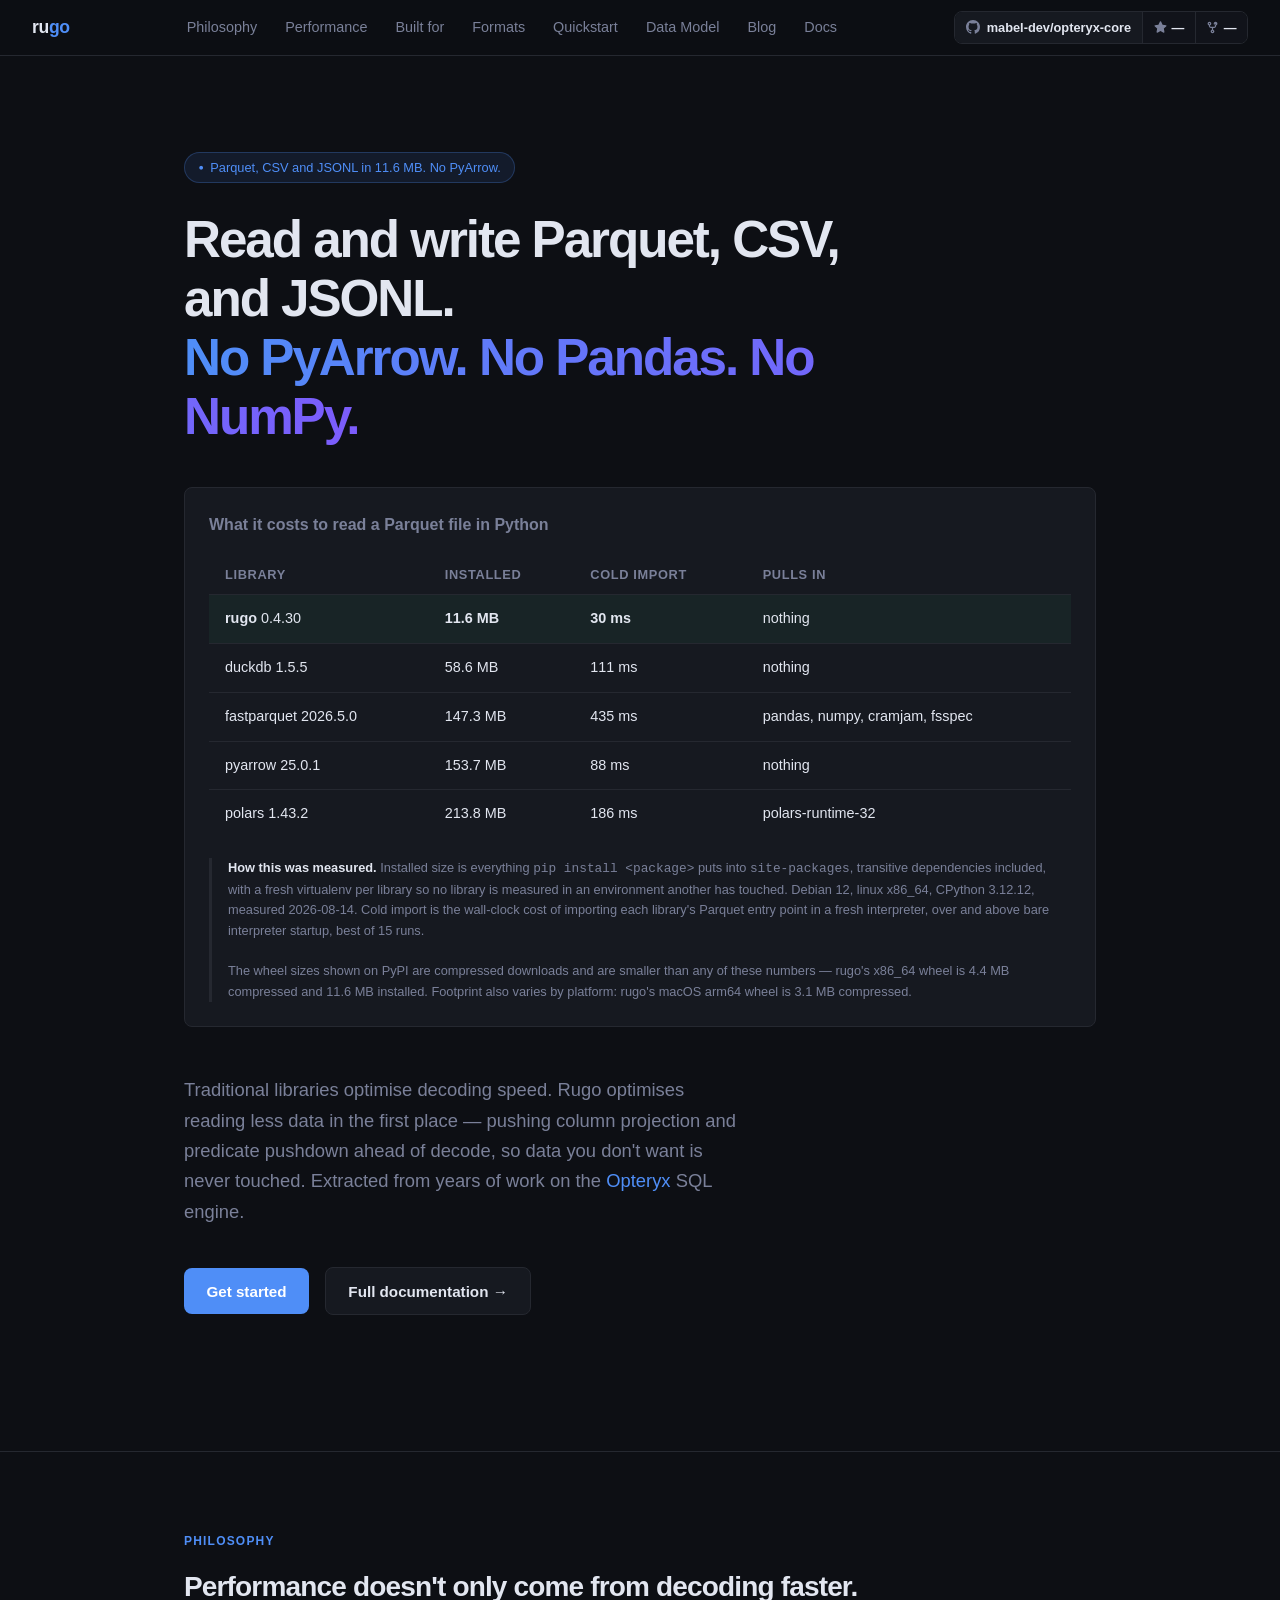
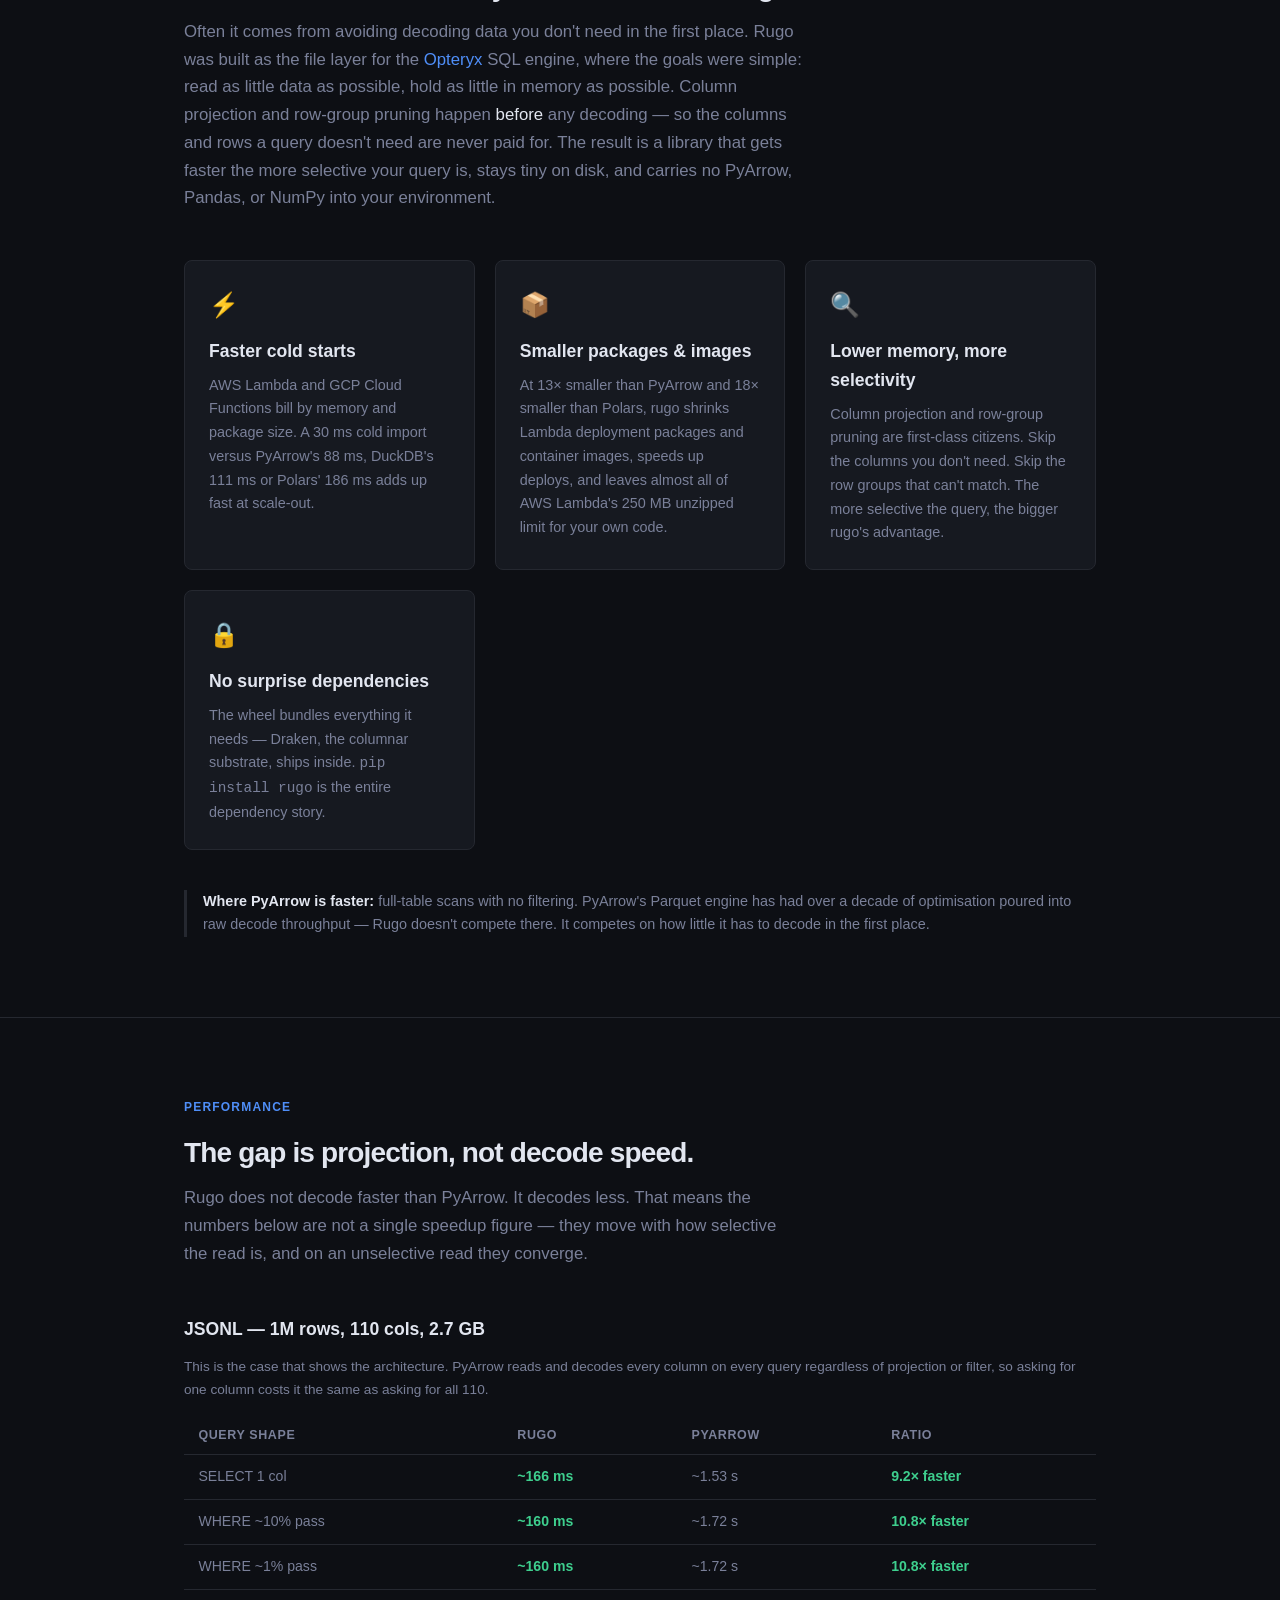
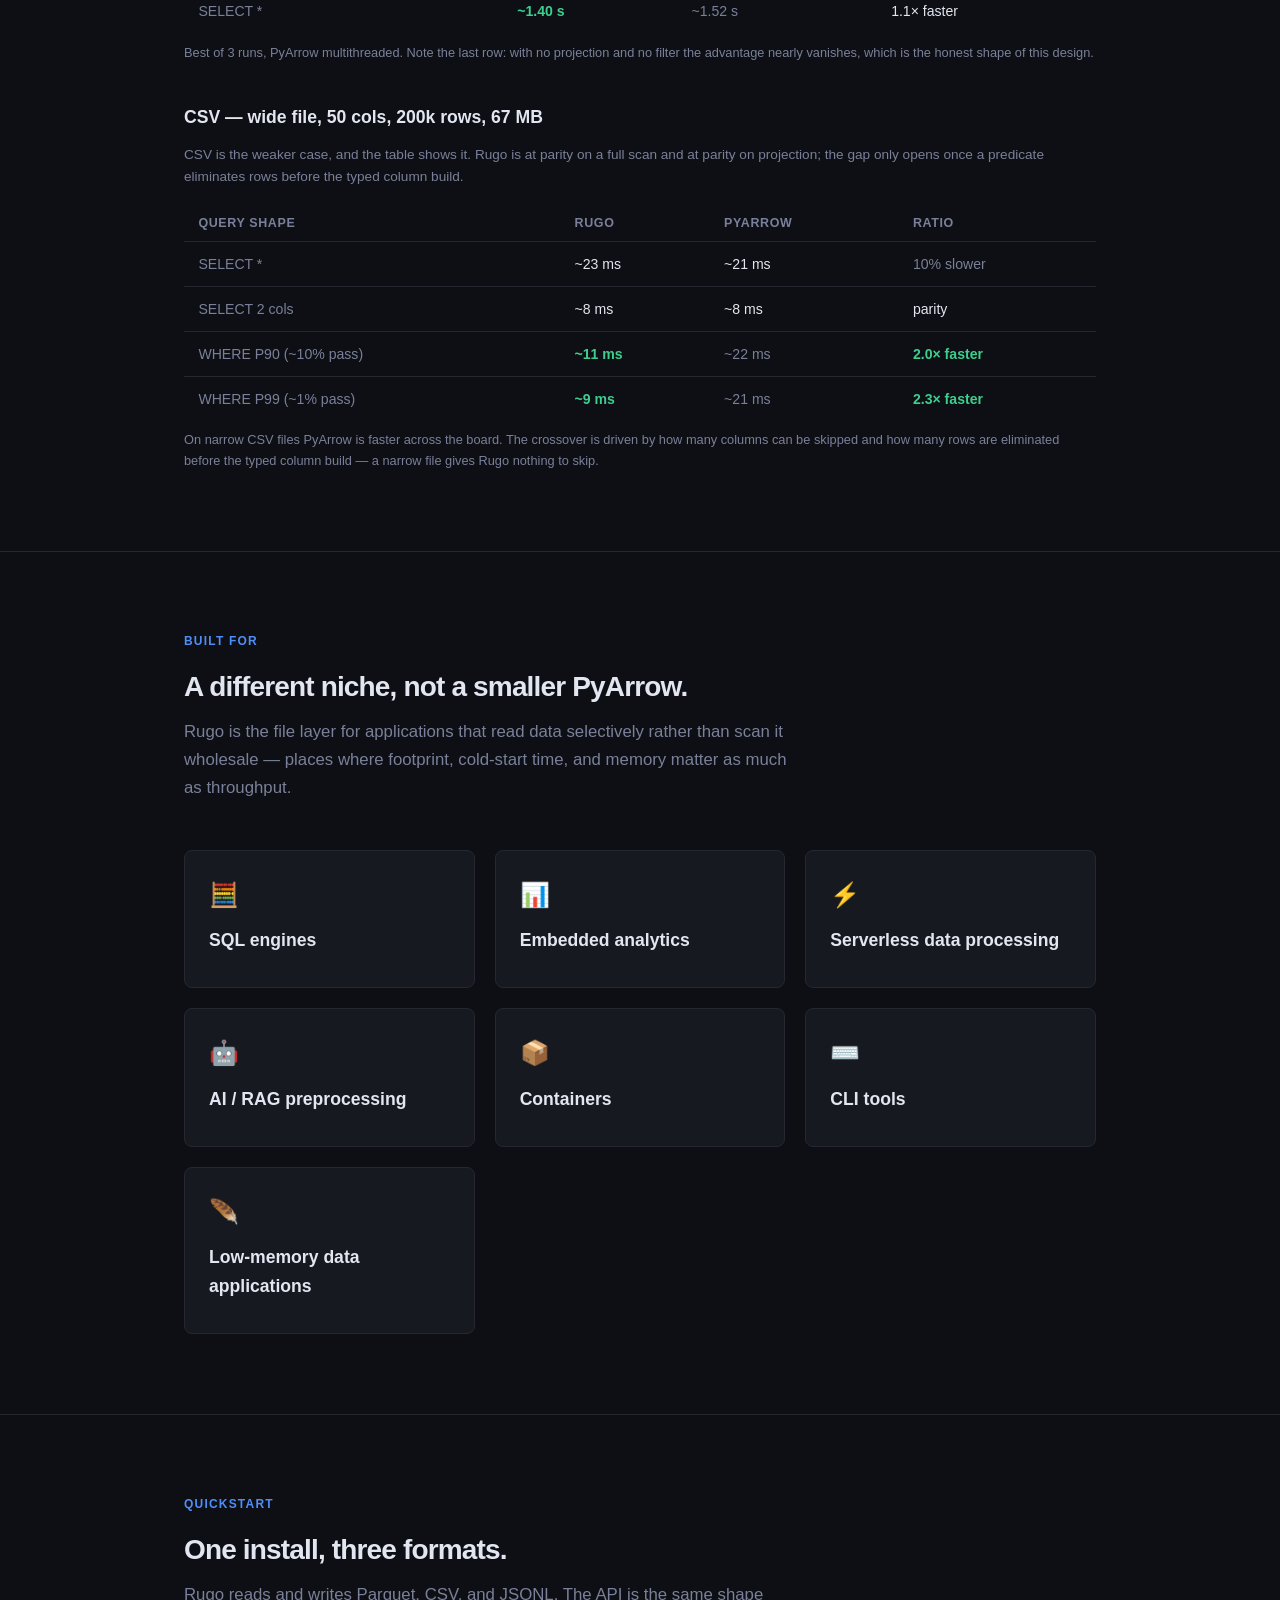
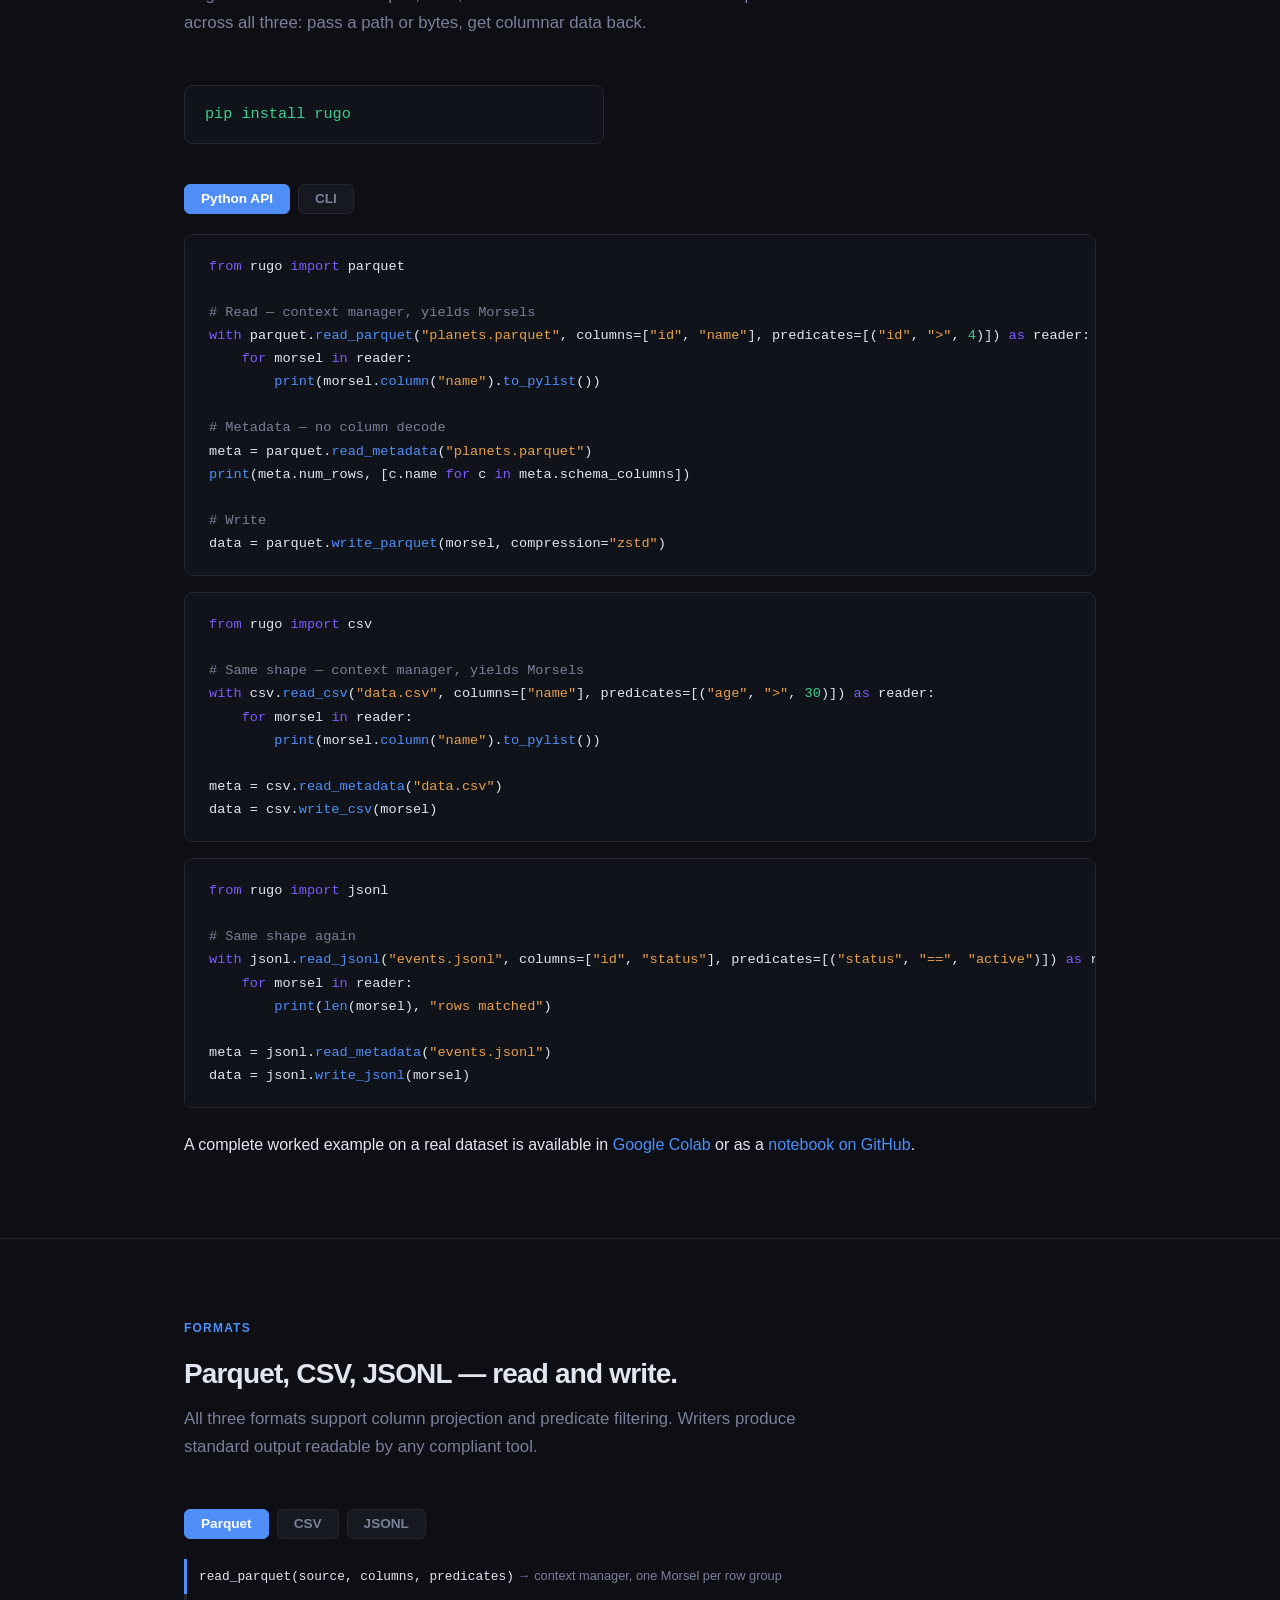
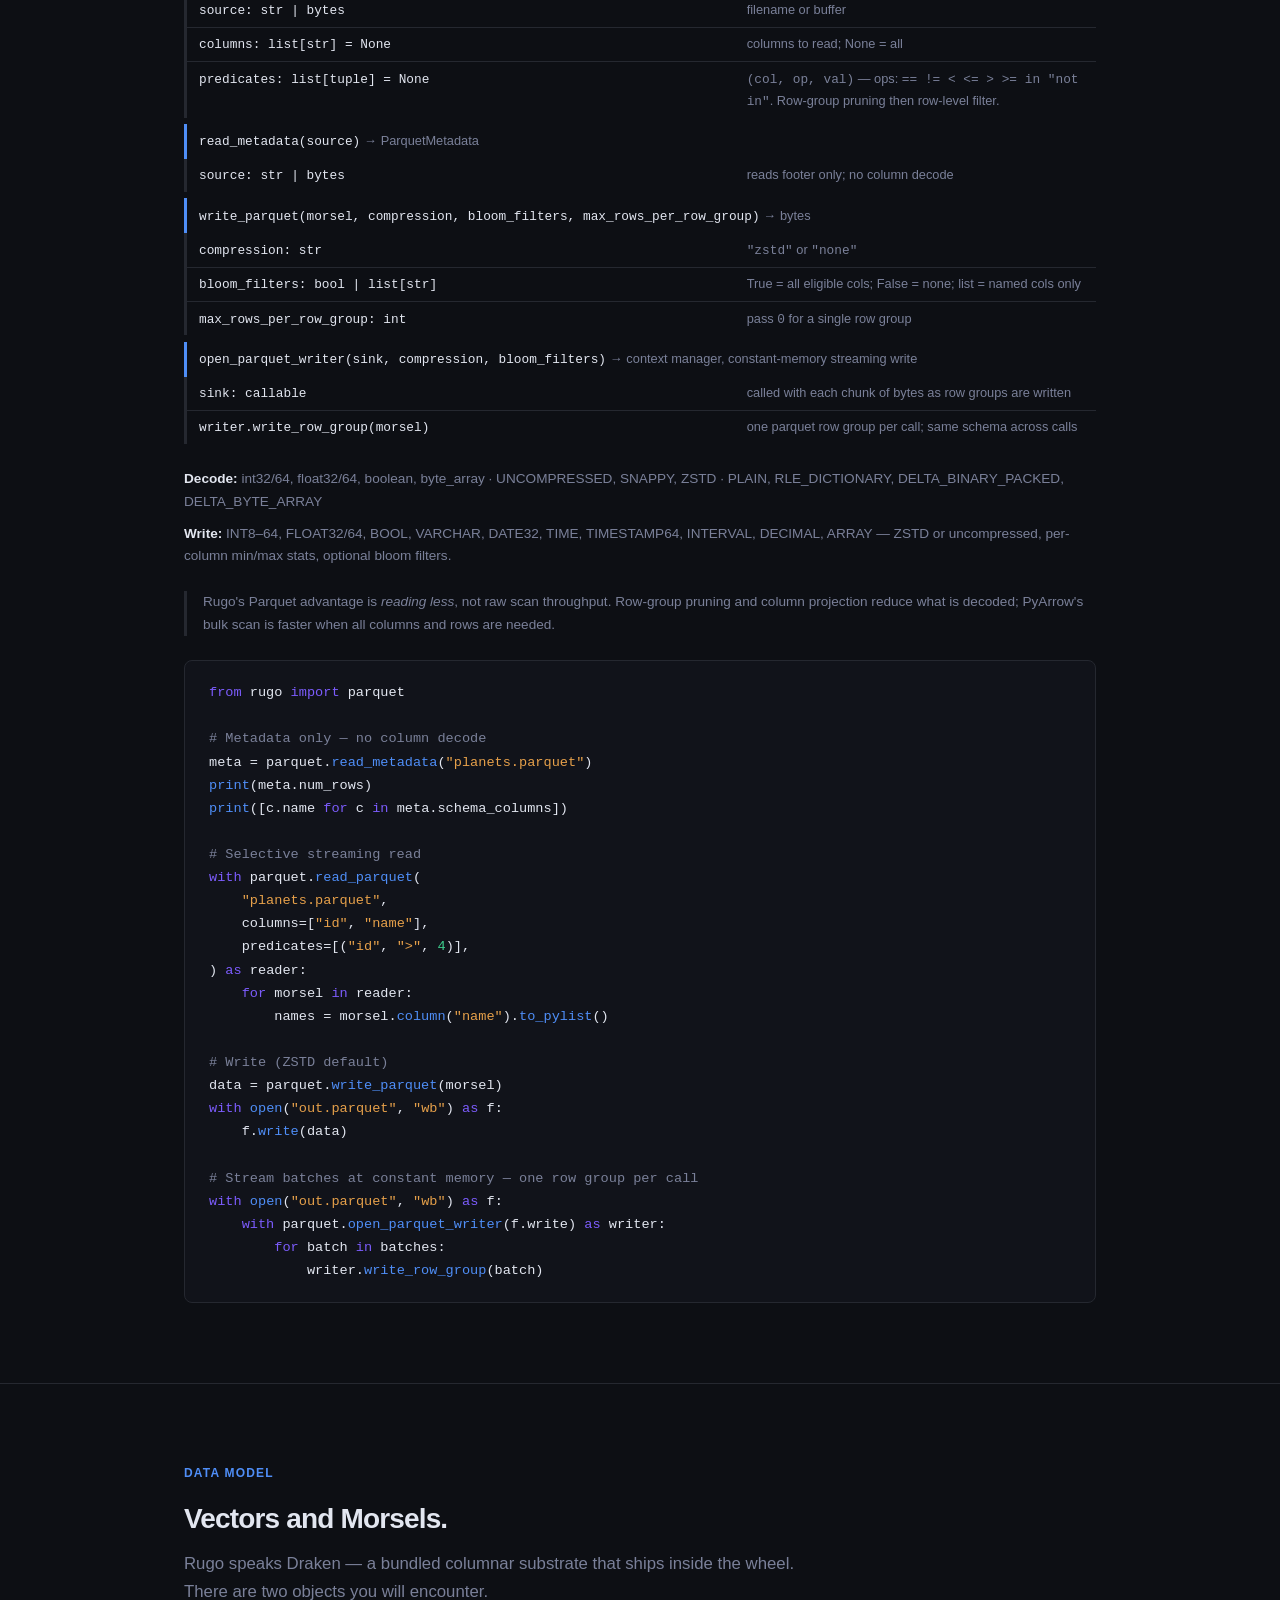
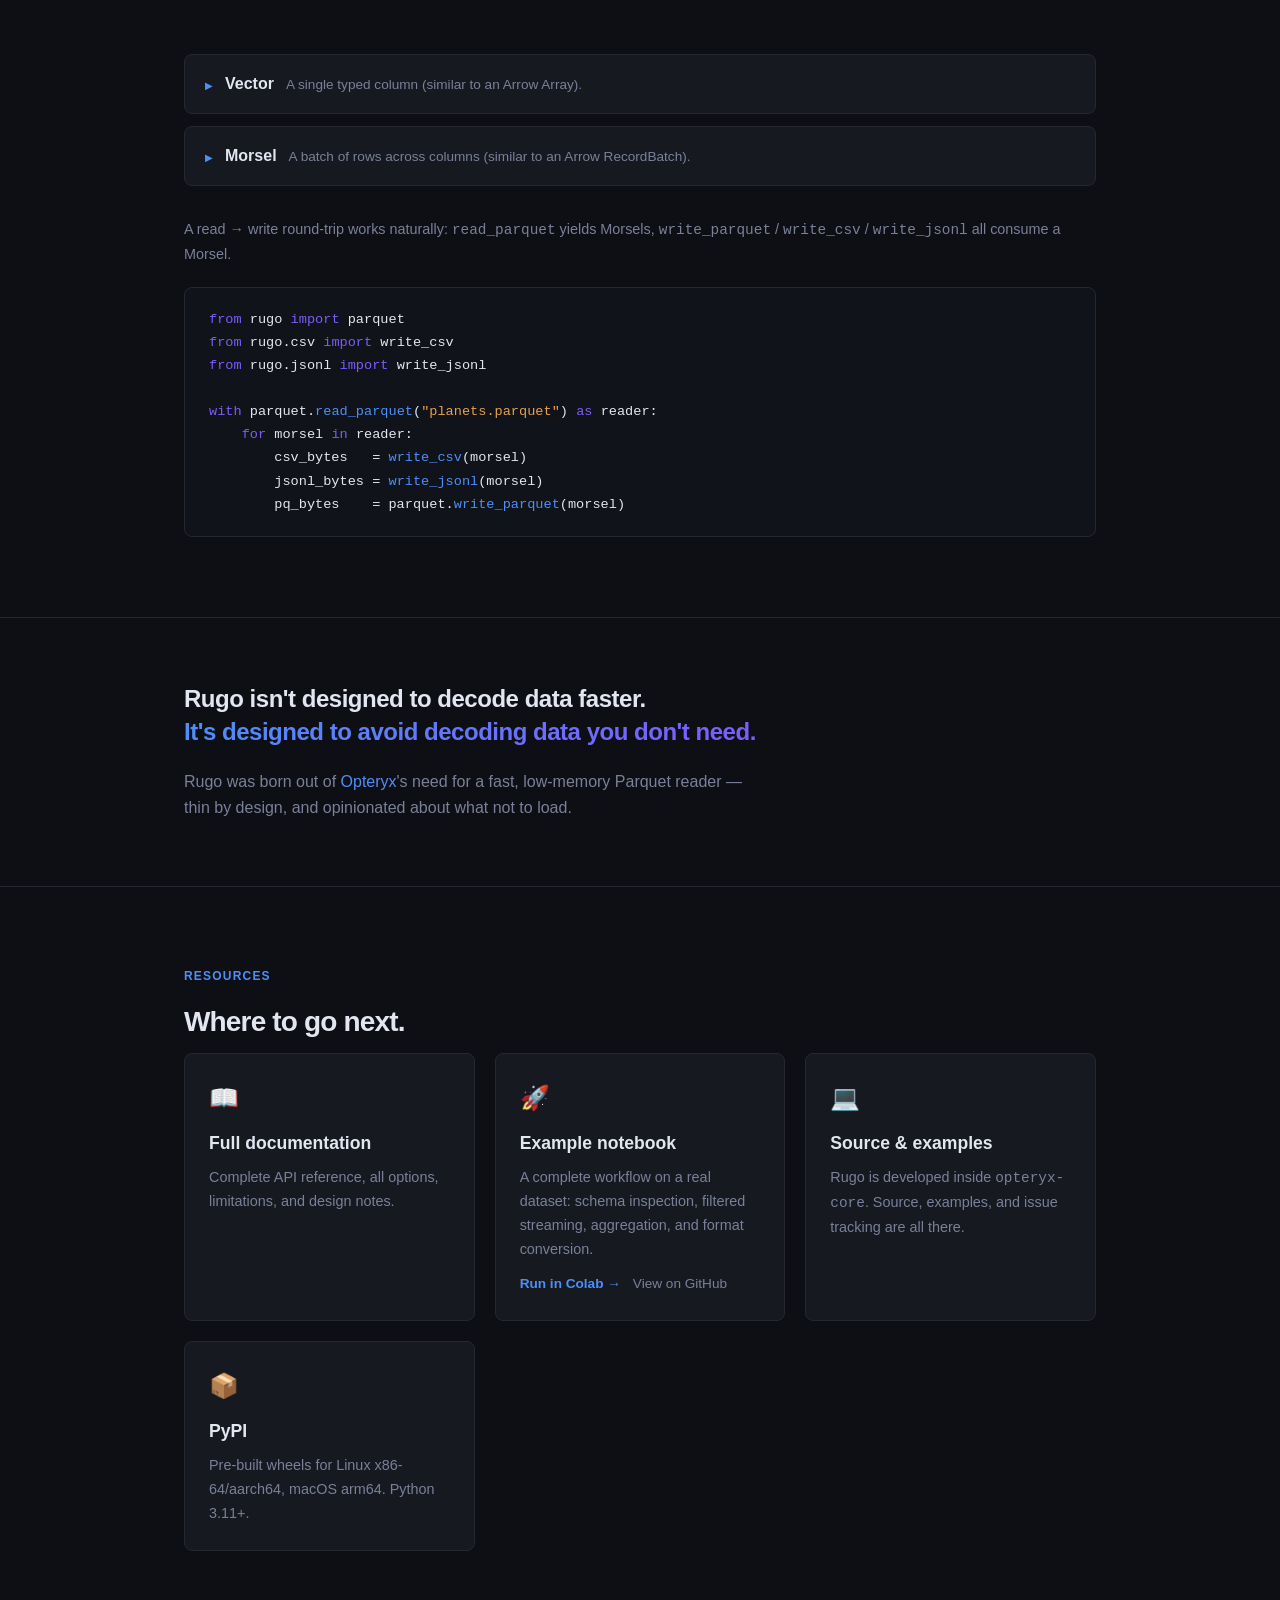
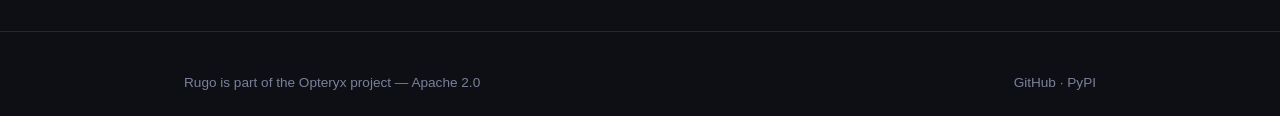
<file: docs/index.html>
<!doctype html>
<html lang="en">
    <head>
        <meta charset="UTF-8" />
        <meta name="viewport" content="width=device-width, initial-scale=1.0" />
        <title>Rugo — Fast, dependency-free Parquet engine for Python</title>
        <meta
            name="description"
            content="Rugo reads and writes Parquet, CSV, and JSONL from Python. No PyArrow, no Pandas, no NumPy. 11.6 MB installed against PyArrow's 154 MB and Polars' 214 MB, and a 30 ms cold import."
        />
        <link rel="icon" type="image/svg+xml" href="favicon.svg" />
        <style>
            :root {
                --bg: #0d0f14;
                --surface: #161920;
                --border: #252830;
                --accent: #4f8ef7;
                --accent2: #7c5cfc;
                --text: #e2e6f0;
                --muted: #7a8099;
                --green: #3ecf8e;
                --red: #f56565;
                --code-bg: #11131a;
                --radius: 8px;
            }

            *,
            *::before,
            *::after {
                box-sizing: border-box;
                margin: 0;
                padding: 0;
            }

            html {
                scroll-behavior: smooth;
            }

            body {
                background: var(--bg);
                color: var(--text);
                font-family:
                    -apple-system, BlinkMacSystemFont, "Segoe UI", Helvetica,
                    Arial, sans-serif;
                font-size: 16px;
                line-height: 1.65;
            }

            a {
                color: var(--accent);
                text-decoration: none;
            }
            a:hover {
                text-decoration: underline;
            }

            /* ── NAV ── */
            nav {
                position: sticky;
                top: 0;
                z-index: 100;
                background: rgba(13, 15, 20, 0.88);
                backdrop-filter: blur(12px);
                border-bottom: 1px solid var(--border);
                display: flex;
                align-items: center;
                justify-content: space-between;
                padding: 0 2rem;
                height: 56px;
            }
            .nav-logo {
                font-weight: 700;
                font-size: 1.1rem;
                letter-spacing: -0.02em;
                color: var(--text);
            }
            .nav-logo span {
                color: var(--accent);
            }
            .nav-links {
                display: flex;
                gap: 1.75rem;
                font-size: 0.9rem;
                color: var(--muted);
            }
            .nav-links a {
                color: var(--muted);
            }
            .nav-links a:hover {
                color: var(--text);
                text-decoration: none;
            }
            .nav-pip {
                background: var(--accent);
                color: #fff;
                padding: 0.35rem 0.9rem;
                border-radius: 6px;
                font-size: 0.85rem;
                font-weight: 600;
                font-family: "SF Mono", "Fira Code", monospace;
            }
            .nav-pip:hover {
                background: #3a7de8;
                text-decoration: none;
            }

            /* ── GITHUB WIDGET ── */
            .gh-widget {
                display: inline-flex;
                align-items: center;
                gap: 0;
                border: 1px solid var(--border);
                border-radius: 8px;
                overflow: hidden;
                font-size: 0.8rem;
                font-weight: 600;
                text-decoration: none !important;
                white-space: nowrap;
            }
            .gh-widget:hover {
                border-color: var(--accent);
            }
            .gh-label {
                display: flex;
                align-items: center;
                gap: 0.4rem;
                background: var(--surface);
                color: var(--muted);
                padding: 0.3rem 0.7rem;
                border-right: 1px solid var(--border);
            }
            .gh-label svg {
                flex-shrink: 0;
            }
            .gh-label strong {
                color: var(--text);
            }
            .gh-stat {
                display: flex;
                align-items: center;
                gap: 0.3rem;
                background: var(--code-bg);
                color: var(--text);
                padding: 0.3rem 0.65rem;
                border-right: 1px solid var(--border);
            }
            .gh-stat:last-child {
                border-right: none;
            }
            .gh-stat svg {
                color: var(--muted);
                flex-shrink: 0;
            }

            /* ── LAYOUT ── */
            .container {
                max-width: 960px;
                margin: 0 auto;
                padding: 0 1.5rem;
            }
            section {
                padding: 5rem 0;
            }
            section + section {
                border-top: 1px solid var(--border);
            }

            h2 {
                font-size: 1.75rem;
                font-weight: 700;
                letter-spacing: -0.03em;
                margin-bottom: 0.5rem;
            }
            h3 {
                font-size: 1.1rem;
                font-weight: 600;
                margin-bottom: 0.5rem;
            }
            .section-label {
                font-size: 0.75rem;
                font-weight: 700;
                letter-spacing: 0.1em;
                text-transform: uppercase;
                color: var(--accent);
                margin-bottom: 0.75rem;
            }
            .section-intro {
                font-size: 1.05rem;
                color: var(--muted);
                max-width: 620px;
                margin-bottom: 3rem;
            }

            /* ── HERO ── */
            #hero {
                padding: 6rem 0 5rem;
                border-top: none;
            }
            .hero-badge {
                display: inline-flex;
                align-items: center;
                gap: 0.4rem;
                background: rgba(79, 142, 247, 0.1);
                border: 1px solid rgba(79, 142, 247, 0.25);
                border-radius: 100px;
                padding: 0.25rem 0.85rem;
                font-size: 0.8rem;
                color: var(--accent);
                margin-bottom: 1.75rem;
            }
            .hero-badge::before {
                content: "●";
                font-size: 0.55rem;
            }
            #hero h1 {
                font-size: clamp(2rem, 5vw, 3.2rem);
                font-weight: 800;
                letter-spacing: -0.04em;
                line-height: 1.15;
                margin-bottom: 1.25rem;
                max-width: 700px;
            }
            #hero h1 em {
                font-style: normal;
                background: linear-gradient(
                    90deg,
                    var(--accent),
                    var(--accent2)
                );
                -webkit-background-clip: text;
                -webkit-text-fill-color: transparent;
                background-clip: text;
            }
            .hero-sub {
                font-size: 1.15rem;
                color: var(--muted);
                max-width: 560px;
                margin-bottom: 2.5rem;
            }
            .hero-ctas {
                display: flex;
                flex-wrap: wrap;
                align-items: center;
                gap: 1rem;
                margin-bottom: 3.5rem;
            }
            .btn-primary {
                background: var(--accent);
                color: #fff;
                padding: 0.65rem 1.4rem;
                border-radius: var(--radius);
                font-weight: 600;
                font-size: 0.95rem;
            }
            .btn-primary:hover {
                background: #3a7de8;
                text-decoration: none;
            }
            .btn-secondary {
                background: var(--surface);
                color: var(--text);
                border: 1px solid var(--border);
                padding: 0.65rem 1.4rem;
                border-radius: var(--radius);
                font-weight: 600;
                font-size: 0.95rem;
            }
            .btn-secondary:hover {
                border-color: var(--accent);
                text-decoration: none;
            }

            /* ── HERO COMPARISON ── */
            /* The footprint table is the strongest claim on the page, so it
               sits in the hero rather than below the fold. */
            .hero-cmp {
                margin: 2.5rem 0 3rem;
                background: var(--surface);
                border: 1px solid var(--border);
                border-radius: var(--radius);
                padding: 1.5rem;
                overflow-x: auto;
            }
            .cmp-heading {
                font-size: 1rem;
                font-weight: 600;
                letter-spacing: 0;
                color: var(--muted);
                margin-bottom: 1rem;
            }
            .hero-cmp .cmp-table td:first-child {
                color: var(--text);
                white-space: nowrap;
            }
            .row-rugo td {
                background: rgba(62, 207, 142, 0.06);
            }
            .cmp-basis {
                margin-top: 1.25rem;
                font-size: 0.8rem;
                line-height: 1.6;
                color: var(--muted);
                border-left: 3px solid var(--border);
                padding-left: 1rem;
            }
            .cmp-basis strong {
                color: var(--text);
            }

            /* ── INSTALL SNIPPET ── */
            .install-block {
                margin-top: 3rem;
                display: flex;
                align-items: center;
                gap: 1rem;
                background: var(--code-bg);
                border: 1px solid var(--border);
                border-radius: var(--radius);
                padding: 1rem 1.25rem;
                max-width: 420px;
            }
            .install-block code {
                font-family: "SF Mono", "Fira Code", monospace;
                font-size: 0.95rem;
                color: var(--green);
            }

            /* ── CODE BLOCKS ── */
            pre {
                background: var(--code-bg);
                border: 1px solid var(--border);
                border-radius: var(--radius);
                padding: 1.25rem 1.5rem;
                overflow-x: auto;
                font-family: "SF Mono", "Fira Code", monospace;
                font-size: 0.85rem;
                line-height: 1.7;
                tab-size: 4;
            }
            pre .c {
                color: var(--muted);
            } /* comment */
            pre .k {
                color: var(--accent2);
            } /* keyword / from / import */
            pre .s {
                color: #e6a04a;
            } /* string */
            pre .f {
                color: var(--accent);
            } /* function call */
            pre .n {
                color: var(--green);
            } /* number / constant */
            pre .p {
                color: var(--text);
            } /* punctuation */

            /* ── COMPARISON TABLE ── */
            .cmp-table {
                width: 100%;
                border-collapse: collapse;
                font-size: 0.9rem;
            }
            .cmp-table th {
                text-align: left;
                padding: 0.6rem 1rem;
                color: var(--muted);
                font-weight: 600;
                font-size: 0.8rem;
                letter-spacing: 0.05em;
                text-transform: uppercase;
                border-bottom: 1px solid var(--border);
            }
            .cmp-table td {
                padding: 0.75rem 1rem;
                border-bottom: 1px solid var(--border);
                color: var(--text);
            }
            .cmp-table tr:last-child td {
                border-bottom: none;
            }
            .cmp-table td:first-child {
                color: var(--muted);
            }
            .win {
                color: var(--green);
                font-weight: 700;
            }
            .lose {
                color: var(--muted);
            }

            /* ── FEATURE GRID ── */
            .feature-grid {
                display: grid;
                grid-template-columns: repeat(auto-fill, minmax(260px, 1fr));
                gap: 1.25rem;
            }
            .feature-card {
                background: var(--surface);
                border: 1px solid var(--border);
                border-radius: var(--radius);
                padding: 1.5rem;
            }
            .feature-icon {
                font-size: 1.5rem;
                margin-bottom: 0.75rem;
            }

            /* ── FORMAT TABS ── */
            .tabs {
                display: flex;
                gap: 0.5rem;
                margin-bottom: 1.25rem;
            }
            .tab {
                background: var(--surface);
                border: 1px solid var(--border);
                border-radius: 6px;
                padding: 0.4rem 1rem;
                font-size: 0.85rem;
                font-weight: 600;
                color: var(--muted);
                cursor: pointer;
                transition: all 0.15s;
                font-family: inherit;
            }
            .tab.active,
            .tab:hover {
                background: var(--accent);
                color: #fff;
                border-color: var(--accent);
            }
            .tab-pane {
                display: none;
            }
            .tab-pane.active {
                display: block;
            }

            /* ── PERF TABLE ── */
            .perf-table {
                width: 100%;
                border-collapse: collapse;
                font-size: 0.88rem;
            }
            .perf-table th {
                text-align: left;
                padding: 0.5rem 0.9rem;
                color: var(--muted);
                font-size: 0.78rem;
                font-weight: 600;
                text-transform: uppercase;
                letter-spacing: 0.05em;
                border-bottom: 1px solid var(--border);
            }
            .perf-table td {
                padding: 0.65rem 0.9rem;
                border-bottom: 1px solid var(--border);
            }
            .perf-table tr:last-child td {
                border-bottom: none;
            }
            .perf-table td:first-child {
                color: var(--muted);
            }

            /* ── DATA MODEL ── */
            .dm-grid {
                display: grid;
                grid-template-columns: 1fr 1fr;
                gap: 1.25rem;
            }
            @media (max-width: 600px) {
                .dm-grid {
                    grid-template-columns: 1fr;
                }
            }

            /* ── FOOTER ── */
            footer {
                border-top: 1px solid var(--border);
                padding: 2.5rem 0;
                font-size: 0.85rem;
                color: var(--muted);
            }
            footer .container {
                display: flex;
                justify-content: space-between;
                align-items: center;
                flex-wrap: wrap;
                gap: 1rem;
            }
            footer a {
                color: var(--muted);
            }
            footer a:hover {
                color: var(--text);
            }

            @media (max-width: 900px) {
                .gh-label strong {
                    display: none;
                }
            }
            @media (max-width: 640px) {
                nav {
                    padding: 0 1rem;
                }
                .nav-links {
                    display: none;
                }
                .hero-cmp {
                    padding: 1rem;
                }
            }
        .dm-details {
            background: var(--surface);
            border: 1px solid var(--border);
            border-radius: 8px;
            margin-bottom: 0.75rem;
            overflow: hidden;
        }
        .dm-details summary {
            display: flex;
            align-items: baseline;
            gap: 0.75rem;
            padding: 1rem 1.25rem;
            cursor: pointer;
            list-style: none;
            user-select: none;
        }
        .dm-details summary::-webkit-details-marker { display: none; }
        .dm-details summary::before {
            content: "▶";
            font-size: 0.65rem;
            color: var(--accent);
            transition: transform 0.15s;
            flex-shrink: 0;
        }
        .dm-details[open] summary::before { transform: rotate(90deg); }
        .dm-details summary h3 { margin: 0; font-size: 1rem; }
        .dm-details summary p { margin: 0; color: var(--muted); font-size: 0.85rem; }
        .dm-details-body { padding: 0 1.25rem 1.25rem; }

        .api-ref { margin-bottom: 1.5rem; }
        .api-fn {
            font-size: 0.8rem;
            padding: 0.4rem 0.75rem;
            background: var(--surface2);
            border-left: 3px solid var(--accent);
            border-radius: 0 4px 4px 0;
            margin-top: 0.4rem;
            margin-bottom: 0;
            display: flex;
            flex-wrap: wrap;
            gap: 0 0.25rem;
            align-items: baseline;
        }
        .api-fn code { white-space: nowrap; }
        .api-ret { color: var(--muted); flex: 1; min-width: 0; }
        .api-params {
            margin: 0 0 0.25rem 0;
            padding: 0;
            border-left: 3px solid var(--border);
            margin-left: 0;
        }
        .api-params > div {
            display: grid;
            grid-template-columns: minmax(0, 1.6fr) minmax(0, 1fr);
            gap: 0.5rem;
            padding: 0.35rem 0.75rem;
            border-bottom: 1px solid var(--border);
            font-size: 0.8rem;
        }
        .api-params > div:last-child { border-bottom: none; }
        .api-params dt { color: var(--text); }
        .api-params dd { margin: 0; color: var(--muted); }

        pre {
            position: relative;
        }
        .copy-btn {
            position: absolute;
            top: 0.5rem;
            right: 0.5rem;
            background: var(--surface2);
            border: 1px solid var(--border);
            border-radius: 4px;
            color: var(--muted);
            font-size: 0.72rem;
            padding: 0.2rem 0.5rem;
            cursor: pointer;
            opacity: 0;
            transition: opacity 0.15s, color 0.15s;
        }
        pre:hover .copy-btn { opacity: 1; }
        .copy-btn.copied { color: #4ade80; border-color: #4ade80; }
        </style>
    </head>
    <body>
        <!-- ── NAV ── -->
        <nav>
            <span class="nav-logo">ru<span>go</span></span>
            <div class="nav-links">
                <a href="#why">Philosophy</a>
                <a href="#performance">Performance</a>
                <a href="#built-for">Built&nbsp;for</a>
                <a href="#formats">Formats</a>
                <a href="#quickstart">Quickstart</a>
                <a href="#data-model">Data&nbsp;Model</a>
                <a href="blog/index.html">Blog</a>
                <a
                    href="https://github.com/mabel-dev/opteryx-core/tree/main/rugo"
                    >Docs</a
                >
            </div>
            <a
                class="gh-widget"
                href="https://github.com/mabel-dev/opteryx-core"
                target="_blank"
                rel="noopener"
            >
                <span class="gh-label">
                    <svg
                        width="14"
                        height="14"
                        viewBox="0 0 16 16"
                        fill="currentColor"
                        aria-hidden="true"
                    >
                        <path
                            d="M8 0C3.58 0 0 3.58 0 8c0 3.54 2.29 6.53 5.47 7.59.4.07.55-.17.55-.38 0-.19-.01-.82-.01-1.49-2.01.37-2.53-.49-2.69-.94-.09-.23-.48-.94-.82-1.13-.28-.15-.68-.52-.01-.53.63-.01 1.08.58 1.23.82.72 1.21 1.87.87 2.33.66.07-.52.28-.87.51-1.07-1.78-.2-3.64-.89-3.64-3.95 0-.87.31-1.59.82-2.15-.08-.2-.36-1.02.08-2.12 0 0 .67-.21 2.2.82.64-.18 1.32-.27 2-.27.68 0 1.36.09 2 .27 1.53-1.04 2.2-.82 2.2-.82.44 1.1.16 1.92.08 2.12.51.56.82 1.27.82 2.15 0 3.07-1.87 3.75-3.65 3.95.29.25.54.73.54 1.48 0 1.07-.01 1.93-.01 2.2 0 .21.15.46.55.38A8.013 8.013 0 0016 8c0-4.42-3.58-8-8-8z"
                        />
                    </svg>
                    <strong>mabel-dev/opteryx-core</strong>
                </span>
                <span class="gh-stat">
                    <svg
                        width="13"
                        height="13"
                        viewBox="0 0 16 16"
                        fill="currentColor"
                    >
                        <path
                            d="M8 .25a.75.75 0 01.673.418l1.882 3.815 4.21.612a.75.75 0 01.416 1.279l-3.046 2.97.719 4.192a.75.75 0 01-1.088.791L8 12.347l-3.766 1.98a.75.75 0 01-1.088-.79l.72-4.194L.818 6.374a.75.75 0 01.416-1.28l4.21-.611L7.327.668A.75.75 0 018 .25z"
                        />
                    </svg>
                    <span id="gh-star-count">—</span>
                </span>
                <span class="gh-stat">
                    <svg
                        width="13"
                        height="13"
                        viewBox="0 0 16 16"
                        fill="currentColor"
                    >
                        <path
                            d="M5 3.25a.75.75 0 11-1.5 0 .75.75 0 011.5 0zm0 2.122a2.25 2.25 0 10-1.5 0v.878A2.25 2.25 0 005.75 8.5h1.5v2.128a2.251 2.251 0 101.5 0V8.5h1.5a2.25 2.25 0 002.25-2.25v-.878a2.25 2.25 0 10-1.5 0v.878a.75.75 0 01-.75.75h-4.5A.75.75 0 015 6.25v-.878zm3.75 7.378a.75.75 0 11-1.5 0 .75.75 0 011.5 0zm3-8.75a.75.75 0 11-1.5 0 .75.75 0 011.5 0z"
                        />
                    </svg>
                    <span id="gh-fork-count">—</span>
                </span>
            </a>
        </nav>

        <!-- ── HERO ── -->
        <section id="hero">
            <div class="container">
                <div class="hero-badge">
                    Parquet, CSV and JSONL in 11.6 MB. No PyArrow.
                </div>
                <h1>
                    Read and write Parquet, CSV, and JSONL.<br /><em
                        >No PyArrow. No Pandas. No NumPy.</em
                    >
                </h1>

                <div class="hero-cmp">
                    <h2 class="cmp-heading">
                        What it costs to read a Parquet file in Python
                    </h2>
                    <table class="cmp-table">
                        <thead>
                            <tr>
                                <th>Library</th>
                                <th>Installed</th>
                                <th>Cold import</th>
                                <th>Pulls in</th>
                            </tr>
                        </thead>
                        <tbody>
                            <tr class="row-rugo">
                                <td><strong>rugo</strong> 0.4.30</td>
                                <td class="win">11.6 MB</td>
                                <td class="win">30 ms</td>
                                <td>nothing</td>
                            </tr>
                            <tr>
                                <td>duckdb 1.5.5</td>
                                <td class="lose">58.6 MB</td>
                                <td class="lose">111 ms</td>
                                <td class="lose">nothing</td>
                            </tr>
                            <tr>
                                <td>fastparquet 2026.5.0</td>
                                <td class="lose">147.3 MB</td>
                                <td class="lose">435 ms</td>
                                <td class="lose">
                                    pandas, numpy, cramjam, fsspec
                                </td>
                            </tr>
                            <tr>
                                <td>pyarrow 25.0.1</td>
                                <td class="lose">153.7 MB</td>
                                <td class="lose">88 ms</td>
                                <td class="lose">nothing</td>
                            </tr>
                            <tr>
                                <td>polars 1.43.2</td>
                                <td class="lose">213.8 MB</td>
                                <td class="lose">186 ms</td>
                                <td class="lose">polars-runtime-32</td>
                            </tr>
                        </tbody>
                    </table>
                    <p class="cmp-basis">
                        <strong>How this was measured.</strong> Installed size
                        is everything <code>pip install &lt;package&gt;</code>
                        puts into <code>site-packages</code>, transitive
                        dependencies included, with a fresh virtualenv per
                        library so no library is measured in an environment
                        another has touched. Debian 12, linux x86_64, CPython
                        3.12.12, measured 2026-08-14. Cold import is the
                        wall-clock cost of importing each library's Parquet
                        entry point in a fresh interpreter, over and above bare
                        interpreter startup, best of 15 runs.
                        <br /><br />
                        The wheel sizes shown on PyPI are compressed downloads
                        and are smaller than any of these numbers — rugo's
                        x86_64 wheel is 4.4 MB compressed and 11.6 MB installed.
                        Footprint also varies by platform: rugo's macOS arm64
                        wheel is 3.1 MB compressed.
                    </p>
                </div>

                <p class="hero-sub">
                    Traditional libraries optimise decoding speed. Rugo
                    optimises reading less data in the first place — pushing
                    column projection and predicate pushdown ahead of decode,
                    so data you don't want is never touched. Extracted from
                    years of work on the
                    <a href="https://opteryx.app/">Opteryx</a> SQL engine.
                </p>
                <div class="hero-ctas">
                    <a class="btn-primary" href="#quickstart">Get started</a>
                    <a
                        class="btn-secondary"
                        href="https://github.com/mabel-dev/opteryx-core/tree/main/rugo"
                        >Full documentation →</a
                    >
                </div>
            </div>
        </section>

        <!-- ── WHY ── -->
        <section id="why">
            <div class="container">
                <div class="section-label">Philosophy</div>
                <h2>Performance doesn't only come from decoding faster.</h2>
                <p class="section-intro">
                    Often it comes from avoiding decoding data you don't need
                    in the first place. Rugo was built as the file layer for
                    the <a href="https://opteryx.app/">Opteryx</a> SQL engine,
                    where the goals were simple: read as little data as
                    possible, hold as little in memory as possible. Column
                    projection and row-group pruning happen
                    <em style="font-style: normal; color: var(--text)"
                        >before</em
                    >
                    any decoding — so the columns and rows a query doesn't
                    need are never paid for. The result is a library that gets
                    faster the more selective your query is, stays tiny on
                    disk, and carries no PyArrow, Pandas, or NumPy into your
                    environment.
                </p>

                <div class="feature-grid" style="margin-top: 3rem">
                    <div class="feature-card">
                        <div class="feature-icon">⚡</div>
                        <h3>Faster cold starts</h3>
                        <p style="color: var(--muted); font-size: 0.9rem">
                            AWS Lambda and GCP Cloud Functions bill by memory
                            and package size. A 30 ms cold import versus
                            PyArrow's 88 ms, DuckDB's 111 ms or Polars' 186 ms
                            adds up fast at scale-out.
                        </p>
                    </div>
                    <div class="feature-card">
                        <div class="feature-icon">📦</div>
                        <h3>Smaller packages &amp; images</h3>
                        <p style="color: var(--muted); font-size: 0.9rem">
                            At 13× smaller than PyArrow and 18× smaller than
                            Polars, rugo shrinks Lambda deployment packages and
                            container images, speeds up deploys, and leaves
                            almost all of AWS Lambda's 250 MB unzipped limit
                            for your own code.
                        </p>
                    </div>
                    <div class="feature-card">
                        <div class="feature-icon">🔍</div>
                        <h3>Lower memory, more selectivity</h3>
                        <p style="color: var(--muted); font-size: 0.9rem">
                            Column projection and row-group pruning are
                            first-class citizens. Skip the columns you don't
                            need. Skip the row groups that can't match. The
                            more selective the query, the bigger rugo's
                            advantage.
                        </p>
                    </div>
                    <div class="feature-card">
                        <div class="feature-icon">🔒</div>
                        <h3>No surprise dependencies</h3>
                        <p style="color: var(--muted); font-size: 0.9rem">
                            The wheel bundles everything it needs — Draken, the
                            columnar substrate, ships inside.
                            <code>pip install rugo</code> is the entire
                            dependency story.
                        </p>
                    </div>
                </div>

                <p
                    style="
                        margin-top: 2.5rem;
                        font-size: 0.9rem;
                        color: var(--muted);
                        border-left: 3px solid var(--border);
                        padding-left: 1rem;
                    "
                >
                    <strong style="color: var(--text)"
                        >Where PyArrow is faster:</strong
                    >
                    full-table scans with no filtering. PyArrow's Parquet
                    engine has had over a decade of optimisation poured into
                    raw decode throughput — Rugo doesn't compete there. It
                    competes on how little it has to decode in the first
                    place.
                </p>
            </div>
        </section>

        <!-- ── PERFORMANCE ── -->
        <section id="performance">
            <div class="container">
                <div class="section-label">Performance</div>
                <h2>The gap is projection, not decode speed.</h2>
                <p class="section-intro">
                    Rugo does not decode faster than PyArrow. It decodes less.
                    That means the numbers below are not a single speedup
                    figure — they move with how selective the read is, and on
                    an unselective read they converge.
                </p>

                <h3 style="margin-bottom: 0.75rem">
                    JSONL — 1M rows, 110 cols, 2.7 GB
                </h3>
                <p style="font-size: 0.85rem; color: var(--muted); margin-bottom: 1rem">
                    This is the case that shows the architecture. PyArrow reads
                    and decodes every column on every query regardless of
                    projection or filter, so asking for one column costs it the
                    same as asking for all 110.
                </p>
                <table class="perf-table" style="margin-bottom: 0.5rem">
                    <thead>
                        <tr>
                            <th>Query shape</th>
                            <th>Rugo</th>
                            <th>PyArrow</th>
                            <th>Ratio</th>
                        </tr>
                    </thead>
                    <tbody>
                        <tr>
                            <td>SELECT 1 col</td>
                            <td class="win">~166 ms</td>
                            <td class="lose">~1.53 s</td>
                            <td class="win">9.2× faster</td>
                        </tr>
                        <tr>
                            <td>WHERE ~10% pass</td>
                            <td class="win">~160 ms</td>
                            <td class="lose">~1.72 s</td>
                            <td class="win">10.8× faster</td>
                        </tr>
                        <tr>
                            <td>WHERE ~1% pass</td>
                            <td class="win">~160 ms</td>
                            <td class="lose">~1.72 s</td>
                            <td class="win">10.8× faster</td>
                        </tr>
                        <tr>
                            <td>SELECT *</td>
                            <td class="win">~1.40 s</td>
                            <td class="lose">~1.52 s</td>
                            <td>1.1× faster</td>
                        </tr>
                    </tbody>
                </table>
                <p style="font-size: 0.8rem; color: var(--muted); margin-bottom: 2.5rem">
                    Best of 3 runs, PyArrow multithreaded. Note the last row:
                    with no projection and no filter the advantage nearly
                    vanishes, which is the honest shape of this design.
                </p>

                <h3 style="margin-bottom: 0.75rem">
                    CSV — wide file, 50 cols, 200k rows, 67 MB
                </h3>
                <p style="font-size: 0.85rem; color: var(--muted); margin-bottom: 1rem">
                    CSV is the weaker case, and the table shows it. Rugo is at
                    parity on a full scan and at parity on projection; the gap
                    only opens once a predicate eliminates rows before the typed
                    column build.
                </p>
                <table class="perf-table" style="margin-bottom: 0.5rem">
                    <thead>
                        <tr>
                            <th>Query shape</th>
                            <th>Rugo</th>
                            <th>PyArrow</th>
                            <th>Ratio</th>
                        </tr>
                    </thead>
                    <tbody>
                        <tr>
                            <td>SELECT *</td>
                            <td>~23 ms</td>
                            <td>~21 ms</td>
                            <td class="lose">10% slower</td>
                        </tr>
                        <tr>
                            <td>SELECT 2 cols</td>
                            <td>~8 ms</td>
                            <td>~8 ms</td>
                            <td>parity</td>
                        </tr>
                        <tr>
                            <td>WHERE P90 (~10% pass)</td>
                            <td class="win">~11 ms</td>
                            <td class="lose">~22 ms</td>
                            <td class="win">2.0× faster</td>
                        </tr>
                        <tr>
                            <td>WHERE P99 (~1% pass)</td>
                            <td class="win">~9 ms</td>
                            <td class="lose">~21 ms</td>
                            <td class="win">2.3× faster</td>
                        </tr>
                    </tbody>
                </table>
                <p style="font-size: 0.8rem; color: var(--muted)">
                    On narrow CSV files PyArrow is faster across the board. The
                    crossover is driven by how many columns can be skipped and
                    how many rows are eliminated before the typed column build —
                    a narrow file gives Rugo nothing to skip.
                </p>
            </div>
        </section>

        <!-- ── BUILT FOR ── -->
        <section id="built-for">
            <div class="container">
                <div class="section-label">Built for</div>
                <h2>A different niche, not a smaller PyArrow.</h2>
                <p class="section-intro">
                    Rugo is the file layer for applications that read data
                    selectively rather than scan it wholesale — places where
                    footprint, cold-start time, and memory matter as much as
                    throughput.
                </p>
                <div class="feature-grid">
                    <div class="feature-card">
                        <div class="feature-icon">🧮</div>
                        <h3>SQL engines</h3>
                    </div>
                    <div class="feature-card">
                        <div class="feature-icon">📊</div>
                        <h3>Embedded analytics</h3>
                    </div>
                    <div class="feature-card">
                        <div class="feature-icon">⚡</div>
                        <h3>Serverless data processing</h3>
                    </div>
                    <div class="feature-card">
                        <div class="feature-icon">🤖</div>
                        <h3>AI / RAG preprocessing</h3>
                    </div>
                    <div class="feature-card">
                        <div class="feature-icon">📦</div>
                        <h3>Containers</h3>
                    </div>
                    <div class="feature-card">
                        <div class="feature-icon">⌨️</div>
                        <h3>CLI tools</h3>
                    </div>
                    <div class="feature-card">
                        <div class="feature-icon">🪶</div>
                        <h3>Low-memory data applications</h3>
                    </div>
                </div>
            </div>
        </section>

        <!-- ── QUICKSTART ── -->
        <section id="quickstart">
            <div class="container">
                <div class="section-label">Quickstart</div>
                <h2>One install, three formats.</h2>
                <p class="section-intro">
                    Rugo reads and writes Parquet, CSV, and JSONL. The API is
                    the same shape across all three: pass a path or bytes, get
                    columnar data back.
                </p>

                <div class="install-block" style="margin-bottom: 2.5rem">
                    <code>pip install rugo</code>
                </div>

                <div class="tabs">
                    <button class="tab active" onclick="showTab('python')">
                        Python API
                    </button>
                    <button class="tab" onclick="showTab('cli')">CLI</button>
                </div>

                <!-- PYTHON API -->
                <div id="tab-python" class="tab-pane active">
                    <pre><span class="k">from</span> rugo <span class="k">import</span> parquet

<span class="c"># Read — context manager, yields Morsels</span>
<span class="k">with</span> parquet.<span class="f">read_parquet</span>(<span class="s">"planets.parquet"</span>, columns=[<span class="s">"id"</span>, <span class="s">"name"</span>], predicates=[(<span class="s">"id"</span>, <span class="s">">"</span>, <span class="n">4</span>)]) <span class="k">as</span> reader:
    <span class="k">for</span> morsel <span class="k">in</span> reader:
        <span class="f">print</span>(morsel.<span class="f">column</span>(<span class="s">"name"</span>).<span class="f">to_pylist</span>())

<span class="c"># Metadata — no column decode</span>
meta = parquet.<span class="f">read_metadata</span>(<span class="s">"planets.parquet"</span>)
<span class="f">print</span>(meta.num_rows, [c.name <span class="k">for</span> c <span class="k">in</span> meta.schema_columns])

<span class="c"># Write</span>
data = parquet.<span class="f">write_parquet</span>(morsel, compression=<span class="s">"zstd"</span>)</pre>

                    <pre style="margin-top: 1rem"><span class="k">from</span> rugo <span class="k">import</span> csv

<span class="c"># Same shape — context manager, yields Morsels</span>
<span class="k">with</span> csv.<span class="f">read_csv</span>(<span class="s">"data.csv"</span>, columns=[<span class="s">"name"</span>], predicates=[(<span class="s">"age"</span>, <span class="s">">"</span>, <span class="n">30</span>)]) <span class="k">as</span> reader:
    <span class="k">for</span> morsel <span class="k">in</span> reader:
        <span class="f">print</span>(morsel.<span class="f">column</span>(<span class="s">"name"</span>).<span class="f">to_pylist</span>())

meta = csv.<span class="f">read_metadata</span>(<span class="s">"data.csv"</span>)
data = csv.<span class="f">write_csv</span>(morsel)</pre>

                    <pre style="margin-top: 1rem"><span class="k">from</span> rugo <span class="k">import</span> jsonl

<span class="c"># Same shape again</span>
<span class="k">with</span> jsonl.<span class="f">read_jsonl</span>(<span class="s">"events.jsonl"</span>, columns=[<span class="s">"id"</span>, <span class="s">"status"</span>], predicates=[(<span class="s">"status"</span>, <span class="s">"=="</span>, <span class="s">"active"</span>)]) <span class="k">as</span> reader:
    <span class="k">for</span> morsel <span class="k">in</span> reader:
        <span class="f">print</span>(<span class="f">len</span>(morsel), <span class="s">"rows matched"</span>)

meta = jsonl.<span class="f">read_metadata</span>(<span class="s">"events.jsonl"</span>)
data = jsonl.<span class="f">write_jsonl</span>(morsel)</pre>
                </div>

                <!-- CLI -->
                <div id="tab-cli" class="tab-pane">
                    <p style="margin-bottom: 1rem">
                        The same install puts a <code>rugo</code> command on your
                        <code>PATH</code> — the reader and writer, driven from the
                        shell. Inspect, convert, and reshape files without writing
                        any Python.
                    </p>

                    <video
                        src="rugo-cli-demo.mp4"
                        autoplay
                        loop
                        muted
                        playsinline
                        aria-label="Terminal recording: rugo info, schema, preview, convert, and count on a Parquet file"
                        style="width:100%;border:1px solid var(--border);border-radius:var(--radius);margin-bottom:1.5rem;display:block"
                    ></video>

                    <pre><span class="c"># Look at a file</span>
<span class="f">rugo</span> info events.parquet              <span class="c"># rows, columns, size, format</span>
<span class="f">rugo</span> schema events.parquet            <span class="c"># column names, types, nullability</span>
<span class="f">rugo</span> preview -n 5 events.parquet       <span class="c"># first rows as a table</span>
<span class="f">rugo</span> describe events.parquet          <span class="c"># per-column null counts, min/max</span></pre>

                    <pre style="margin-top: 1rem"><span class="c"># Reshape and move data between formats</span>
<span class="f">rugo</span> convert events.parquet events.jsonl   <span class="c"># format inferred from extensions</span>
<span class="f">rugo</span> merge part-*.parquet all.parquet      <span class="c"># concatenate schema-identical files</span>
<span class="f">rugo</span> split --rows 100000 big.parquet       <span class="c"># chunk into smaller files</span>
<span class="f">rugo</span> diff before.parquet after.parquet     <span class="c"># schema differences</span></pre>

                    <pre style="margin-top: 1rem"><span class="c"># Every verb takes --json, so it composes with jq and shell pipelines</span>
<span class="f">rugo</span> count --json events.parquet | jq .num_rows</pre>
                </div>

                <p style="margin-top: 1.5rem">
                    A complete worked example on a real dataset is available in
                    <a href="https://colab.research.google.com/drive/1EQeN0xB53sFZVOQ_MZiW4-W5-skW3WaX?usp=sharing">Google Colab</a>
                    or as a
                    <a href="https://github.com/mabel-dev/opteryx-core/blob/main/rugo/space_missions.ipynb">notebook on GitHub</a>.
                </p>
            </div>
        </section>

        <!-- ── FORMATS ── -->
        <section id="formats">
            <div class="container">
                <div class="section-label">Formats</div>
                <h2>Parquet, CSV, JSONL — read and write.</h2>
                <p class="section-intro">
                    All three formats support column projection and predicate
                    filtering. Writers produce standard output readable by any
                    compliant tool.
                </p>

                <div class="tabs">
                    <button class="tab active" onclick="showTab('parquet')">
                        Parquet
                    </button>
                    <button class="tab" onclick="showTab('csv')">CSV</button>
                    <button class="tab" onclick="showTab('jsonl')">
                        JSONL
                    </button>
                </div>

                <!-- PARQUET -->
                <div id="tab-parquet" class="tab-pane active">
                    <div class="api-ref">
                        <div class="api-fn"><code>read_parquet(source, columns, predicates)</code> <span class="api-ret">→ context manager, one Morsel per row group</span></div>
                        <dl class="api-params">
                            <div><dt><code>source: str | bytes</code></dt><dd>filename or buffer</dd></div>
                            <div><dt><code>columns: list[str] = None</code></dt><dd>columns to read; None = all</dd></div>
                            <div><dt><code>predicates: list[tuple] = None</code></dt><dd><code>(col, op, val)</code> — ops: <code>== != &lt; &lt;= &gt; &gt;= in "not in"</code>. Row-group pruning then row-level filter.</dd></div>
                        </dl>
                        <div class="api-fn"><code>read_metadata(source)</code> <span class="api-ret">→ ParquetMetadata</span></div>
                        <dl class="api-params">
                            <div><dt><code>source: str | bytes</code></dt><dd>reads footer only; no column decode</dd></div>
                        </dl>
                        <div class="api-fn"><code>write_parquet(morsel, compression, bloom_filters, max_rows_per_row_group)</code> <span class="api-ret">→ bytes</span></div>
                        <dl class="api-params">
                            <div><dt><code>compression: str</code></dt><dd><code>"zstd"</code> or <code>"none"</code></dd></div>
                            <div><dt><code>bloom_filters: bool | list[str]</code></dt><dd>True = all eligible cols; False = none; list = named cols only</dd></div>
                            <div><dt><code>max_rows_per_row_group: int</code></dt><dd>pass <code>0</code> for a single row group</dd></div>
                        </dl>
                        <div class="api-fn"><code>open_parquet_writer(sink, compression, bloom_filters)</code> <span class="api-ret">→ context manager, constant-memory streaming write</span></div>
                        <dl class="api-params">
                            <div><dt><code>sink: callable</code></dt><dd>called with each chunk of bytes as row groups are written</dd></div>
                            <div><dt><code>writer.write_row_group(morsel)</code></dt><dd>one parquet row group per call; same schema across calls</dd></div>
                        </dl>
                    </div>
                    <p style="font-size:0.85rem;color:var(--muted);margin-bottom:0.6rem">
                        <strong style="color:var(--text)">Decode:</strong>
                        int32/64, float32/64, boolean, byte_array · UNCOMPRESSED, SNAPPY, ZSTD · PLAIN, RLE_DICTIONARY, DELTA_BINARY_PACKED, DELTA_BYTE_ARRAY
                    </p>
                    <p style="font-size:0.85rem;color:var(--muted);margin-bottom:1.5rem">
                        <strong style="color:var(--text)">Write:</strong>
                        INT8–64, FLOAT32/64, BOOL, VARCHAR, DATE32, TIME, TIMESTAMP64, INTERVAL, DECIMAL, ARRAY — ZSTD or uncompressed, per-column min/max stats, optional bloom filters.
                    </p>
                    <p style="font-size:0.85rem;color:var(--muted);border-left:3px solid var(--border);padding-left:1rem;margin-bottom:1.5rem">
                        Rugo's Parquet advantage is <em>reading less</em>, not raw scan throughput. Row-group pruning and column projection reduce what is decoded; PyArrow's bulk scan is faster when all columns and rows are needed.
                    </p>
                    <pre><span class="k">from</span> rugo <span class="k">import</span> parquet

<span class="c"># Metadata only — no column decode</span>
meta = parquet.<span class="f">read_metadata</span>(<span class="s">"planets.parquet"</span>)
<span class="f">print</span>(meta.num_rows)
<span class="f">print</span>([c.name <span class="k">for</span> c <span class="k">in</span> meta.schema_columns])

<span class="c"># Selective streaming read</span>
<span class="k">with</span> parquet.<span class="f">read_parquet</span>(
    <span class="s">"planets.parquet"</span>,
    columns=[<span class="s">"id"</span>, <span class="s">"name"</span>],
    predicates=[(<span class="s">"id"</span>, <span class="s">">"</span>, <span class="n">4</span>)],
) <span class="k">as</span> reader:
    <span class="k">for</span> morsel <span class="k">in</span> reader:
        names = morsel.<span class="f">column</span>(<span class="s">"name"</span>).<span class="f">to_pylist</span>()

<span class="c"># Write (ZSTD default)</span>
data = parquet.<span class="f">write_parquet</span>(morsel)
<span class="k">with</span> <span class="f">open</span>(<span class="s">"out.parquet"</span>, <span class="s">"wb"</span>) <span class="k">as</span> f:
    f.<span class="f">write</span>(data)

<span class="c"># Stream batches at constant memory — one row group per call</span>
<span class="k">with</span> <span class="f">open</span>(<span class="s">"out.parquet"</span>, <span class="s">"wb"</span>) <span class="k">as</span> f:
    <span class="k">with</span> parquet.<span class="f">open_parquet_writer</span>(f.write) <span class="k">as</span> writer:
        <span class="k">for</span> batch <span class="k">in</span> batches:
            writer.<span class="f">write_row_group</span>(batch)</pre>
                </div>

                <!-- CSV -->
                <div id="tab-csv" class="tab-pane">
                    <div class="api-ref">
                        <div class="api-fn"><code>read_csv(source, columns, predicates, delimiter, has_header)</code> <span class="api-ret">→ context manager, one Morsel</span></div>
                        <dl class="api-params">
                            <div><dt><code>source: str | bytes</code></dt><dd>filename or buffer</dd></div>
                            <div><dt><code>columns: list[str] = None</code></dt><dd>columns to read; None = all</dd></div>
                            <div><dt><code>predicates: list[tuple] = None</code></dt><dd><code>(col, op, val)</code> — ops: <code>== != &lt; &lt;= &gt; &gt;=</code></dd></div>
                            <div><dt><code>delimiter: str = ","</code></dt><dd>single character; use <code>"\t"</code> for TSV</dd></div>
                            <div><dt><code>has_header: bool = True</code></dt><dd>first row is column names</dd></div>
                        </dl>
                        <div class="api-fn"><code>read_metadata(source)</code> <span class="api-ret">→ CsvMetadata</span></div>
                        <dl class="api-params">
                            <div><dt><code>source: str | bytes</code></dt><dd>scans full file for row count; infers schema from sample</dd></div>
                        </dl>
                        <div class="api-fn"><code>write_csv(morsel, delimiter, header)</code> <span class="api-ret">→ bytes (RFC 4180)</span></div>
                        <dl class="api-params">
                            <div><dt><code>delimiter: str = ","</code></dt><dd></dd></div>
                            <div><dt><code>header: bool = True</code></dt><dd>include column name row</dd></div>
                        </dl>
                    </div>
                    <p style="font-size:0.85rem;color:var(--muted);margin-bottom:1.5rem">
                        Type inference: <code>int64</code> → <code>float64</code> → <code>VARCHAR</code> → <code>null</code>.
                    </p>
                    <p style="font-size:0.85rem;color:var(--muted);margin-bottom:1.5rem">
                        CSV timings are in <a href="#performance">Performance</a>.
                    </p>
                    <pre><span class="k">from</span> rugo <span class="k">import</span> csv

<span class="c"># Schema without reading all data</span>
meta = csv.<span class="f">read_metadata</span>(<span class="s">"data.csv"</span>)
<span class="f">print</span>(meta.num_rows, [c[<span class="s">"name"</span>] <span class="k">for</span> c <span class="k">in</span> meta.schema_columns])

<span class="c"># Projected + filtered read</span>
<span class="k">with</span> csv.<span class="f">read_csv</span>(
    <span class="s">"data.csv"</span>,
    columns=[<span class="s">"name"</span>, <span class="s">"score"</span>],
    predicates=[(<span class="s">"age"</span>, <span class="s">">"</span>, <span class="n">30</span>)],
) <span class="k">as</span> reader:
    <span class="k">for</span> morsel <span class="k">in</span> reader:
        <span class="f">print</span>(morsel.<span class="f">column</span>(<span class="s">"name"</span>).<span class="f">to_pylist</span>())

<span class="c"># TSV variant</span>
<span class="k">with</span> csv.<span class="f">read_csv</span>(<span class="s">"data.tsv"</span>, delimiter=<span class="s">"\t"</span>) <span class="k">as</span> reader:
    <span class="k">for</span> morsel <span class="k">in</span> reader: ...

<span class="c"># Write</span>
csv_bytes = csv.<span class="f">write_csv</span>(morsel)</pre>
                </div>

                <!-- JSONL -->
                <div id="tab-jsonl" class="tab-pane">
                    <div class="api-ref">
                        <div class="api-fn"><code>read_jsonl(source, columns, predicates, explicit_schema, infer_schema)</code> <span class="api-ret">→ context manager, one Morsel</span></div>
                        <dl class="api-params">
                            <div><dt><code>source: str | bytes</code></dt><dd>filename or buffer</dd></div>
                            <div><dt><code>columns: list[str] = None</code></dt><dd>columns to read; None = all</dd></div>
                            <div><dt><code>predicates: list[tuple] = None</code></dt><dd><code>(col, op, val)</code> — ops: <code>== != &lt; &lt;= &gt; &gt;=</code></dd></div>
                            <div><dt><code>explicit_schema: dict = None</code></dt><dd>override inferred types per column</dd></div>
                            <div><dt><code>infer_schema: bool = True</code></dt><dd>sample rows to determine types</dd></div>
                        </dl>
                        <div class="api-fn"><code>read_metadata(source)</code> <span class="api-ret">→ JsonlMetadata</span></div>
                        <dl class="api-params">
                            <div><dt><code>source: str | bytes</code></dt><dd>scans full file; infers schema from sample</dd></div>
                        </dl>
                        <div class="api-fn"><code>write_jsonl(morsel)</code> <span class="api-ret">→ bytes</span></div>
                    </div>
                    <p style="font-size:0.85rem;color:var(--muted);margin-bottom:1.5rem">
                        Inferred types: <code>int64</code>, <code>float64</code>, <code>bool</code>, <code>str</code>, <code>bytes</code>, <code>null</code>, <code>array[T]</code>.
                    </p>
                    <p style="font-size:0.85rem;color:var(--muted);margin-bottom:1.5rem">
                        JSONL timings are in <a href="#performance">Performance</a>.
                    </p>
                    <pre><span class="k">from</span> rugo <span class="k">import</span> jsonl

<span class="c"># Schema without reading all data</span>
meta = jsonl.<span class="f">read_metadata</span>(<span class="s">"events.jsonl"</span>)
<span class="f">print</span>(meta.num_rows, [c[<span class="s">"name"</span>] <span class="k">for</span> c <span class="k">in</span> meta.schema_columns])

<span class="c"># Projected + filtered read</span>
<span class="k">with</span> jsonl.<span class="f">read_jsonl</span>(
    <span class="s">"events.jsonl"</span>,
    columns=[<span class="s">"id"</span>, <span class="s">"status"</span>],
    predicates=[(<span class="s">"status"</span>, <span class="s">"=="</span>, <span class="s">"active"</span>)],
) <span class="k">as</span> reader:
    <span class="k">for</span> morsel <span class="k">in</span> reader:
        <span class="f">print</span>(<span class="f">len</span>(morsel), <span class="s">"rows matched"</span>)

<span class="c"># Write a Morsel to JSONL bytes</span>
jsonl_bytes = jsonl.<span class="f">write_jsonl</span>(morsel)</pre>
                </div>
            </div>
        </section>

        <!-- ── DATA MODEL ── -->
        <section id="data-model">
            <div class="container">
                <div class="section-label">Data Model</div>
                <h2>Vectors and Morsels.</h2>
                <p class="section-intro">
                    Rugo speaks Draken — a bundled columnar substrate that ships
                    inside the wheel. There are two objects you will encounter.
                </p>

                <details class="dm-details">
                    <summary><h3>Vector</h3><p>A single typed column (similar to an Arrow Array).</p></summary>
                    <div class="dm-details-body">
                        <div class="api-ref" style="margin-bottom:0.75rem">
                            <div class="api-fn"><code>to_pylist()</code> <span class="api-ret">→ list &nbsp;·&nbsp; materialise as a Python list</span></div>
                            <div class="api-fn"><code>is_null()</code> <span class="api-ret">→ Vector[bool] &nbsp;·&nbsp; null mask, one bool per row</span></div>
                            <div class="api-fn"><code>null_bitmap()</code> <span class="api-ret">→ bytes &nbsp;·&nbsp; raw 1-bit-per-row null bitmap</span></div>
                            <div class="api-fn"><code>in_list(values)</code> <span class="api-ret">→ Vector[bool] &nbsp;·&nbsp; membership test</span></div>
                            <div class="api-fn"><code>between(lower, upper)</code> <span class="api-ret">→ Vector[bool] &nbsp;·&nbsp; inclusive range test</span></div>
                            <div class="api-fn"><code>sum() / min() / max()</code> <span class="api-ret">→ scalar &nbsp;·&nbsp; typed reductions; null-aware</span></div>
                            <div class="api-fn"><code>take(indices)</code> <span class="api-ret">→ Vector &nbsp;·&nbsp; gather rows by index list</span></div>
                            <div class="api-fn"><code>to_arrow()</code> <span class="api-ret">→ pyarrow.Array &nbsp;·&nbsp; interop; requires PyArrow at runtime</span></div>
                            <div class="api-fn"><code>type</code> <span class="api-ret">property &nbsp;·&nbsp; Draken type tag (e.g. <code>DRAKEN_VARCHAR</code>)</span></div>
                            <div class="api-fn"><code>len(vec)</code> <span class="api-ret">→ int &nbsp;·&nbsp; row count</span></div>
                        </div>
                        <pre style="font-size:0.8rem">vec = morsel.<span class="f">column</span>(<span class="s">"name"</span>)
values = vec.<span class="f">to_pylist</span>()  <span class="c"># ["Mercury", "Venus", …]</span></pre>
                    </div>
                </details>
                <details class="dm-details">
                    <summary><h3>Morsel</h3><p>A batch of rows across columns (similar to an Arrow RecordBatch).</p></summary>
                    <div class="dm-details-body">
                        <div class="api-ref" style="margin-bottom:0.75rem">
                            <div class="api-fn"><code>column(name: str)</code> <span class="api-ret">→ Vector &nbsp;·&nbsp; return a single column by name</span></div>
                            <div class="api-fn"><code>column_names</code> <span class="api-ret">property → list[bytes] &nbsp;·&nbsp; ordered column names</span></div>
                            <div class="api-fn"><code>column_types</code> <span class="api-ret">property → list &nbsp;·&nbsp; Draken type per column</span></div>
                            <div class="api-fn"><code>schema</code> <span class="api-ret">property → list[dict] &nbsp;·&nbsp; name + type per column</span></div>
                            <div class="api-fn"><code>select(col_names: list)</code> <span class="api-ret">→ Morsel &nbsp;·&nbsp; project to a subset of columns</span></div>
                            <div class="api-fn"><code>rename(new_names: list)</code> <span class="api-ret">→ Morsel &nbsp;·&nbsp; rename columns in order</span></div>
                            <div class="api-fn"><code>filter_mask(mask: Vector[bool])</code> <span class="api-ret">→ Morsel &nbsp;·&nbsp; keep rows where mask is true</span></div>
                            <div class="api-fn"><code>take(indices)</code> <span class="api-ret">→ Morsel &nbsp;·&nbsp; gather rows by index list</span></div>
                            <div class="api-fn"><code>slice(offset, length)</code> <span class="api-ret">→ Morsel &nbsp;·&nbsp; contiguous row window</span></div>
                            <div class="api-fn"><code>combine(morsels)</code> <span class="api-ret">classmethod → Morsel &nbsp;·&nbsp; concatenate a list of Morsels</span></div>
                            <div class="api-fn"><code>from_vectors(col_names, col_vecs)</code> <span class="api-ret">classmethod → Morsel &nbsp;·&nbsp; construct from column name/vector pairs</span></div>
                            <div class="api-fn"><code>to_arrow()</code> <span class="api-ret">→ pyarrow.Table &nbsp;·&nbsp; interop; requires PyArrow at runtime</span></div>
                            <div class="api-fn"><code>len(morsel)</code> <span class="api-ret">→ int &nbsp;·&nbsp; row count</span></div>
                            <div class="api-fn"><code>num_columns</code> <span class="api-ret">property → int &nbsp;·&nbsp; column count</span></div>
                            <div class="api-fn"><code>nbytes</code> <span class="api-ret">property → int &nbsp;·&nbsp; approximate memory footprint in bytes</span></div>
                        </div>
                        <pre style="font-size:0.8rem"><span class="k">for</span> morsel <span class="k">in</span> reader:
    <span class="f">print</span>(<span class="f">len</span>(morsel), <span class="s">"rows"</span>)
    vec = morsel.<span class="f">column</span>(<span class="s">"id"</span>)</pre>
                    </div>
                </details>

                <p
                    style="
                        margin-top: 2rem;
                        font-size: 0.9rem;
                        color: var(--muted);
                    "
                >
                    A read → write round-trip works naturally:
                    <code>read_parquet</code> yields Morsels,
                    <code>write_parquet</code> / <code>write_csv</code> /
                    <code>write_jsonl</code> all consume a Morsel.
                </p>

                <pre
                    style="margin-top: 1.25rem"
                ><span class="k">from</span> rugo <span class="k">import</span> parquet
<span class="k">from</span> rugo.csv <span class="k">import</span> write_csv
<span class="k">from</span> rugo.jsonl <span class="k">import</span> write_jsonl

<span class="k">with</span> parquet.<span class="f">read_parquet</span>(<span class="s">"planets.parquet"</span>) <span class="k">as</span> reader:
    <span class="k">for</span> morsel <span class="k">in</span> reader:
        csv_bytes   = <span class="f">write_csv</span>(morsel)
        jsonl_bytes = <span class="f">write_jsonl</span>(morsel)
        pq_bytes    = parquet.<span class="f">write_parquet</span>(morsel)</pre>
            </div>
        </section>

        <!-- ── CLOSING ── -->
        <section id="closing" style="padding: 4rem 0">
            <div class="container">
                <p
                    style="
                        font-size: 1.5rem;
                        font-weight: 700;
                        letter-spacing: -0.02em;
                        line-height: 1.4;
                        max-width: 640px;
                    "
                >
                    Rugo isn't designed to decode data faster.<br />
                    <em
                        style="
                            font-style: normal;
                            background: linear-gradient(
                                90deg,
                                var(--accent),
                                var(--accent2)
                            );
                            -webkit-background-clip: text;
                            -webkit-text-fill-color: transparent;
                            background-clip: text;
                        "
                        >It's designed to avoid decoding data you don't
                        need.</em
                    >
                </p>
                <p
                    style="
                        margin-top: 1.25rem;
                        font-size: 1rem;
                        color: var(--muted);
                        max-width: 560px;
                    "
                >
                    Rugo was born out of <a href="https://opteryx.app/"
                        >Opteryx</a
                    >'s need for a fast, low-memory Parquet reader — thin by
                    design, and opinionated about what not to load.
                </p>
            </div>
        </section>

        <!-- ── LINKS ── -->
        <section id="resources">
            <div class="container">
                <div class="section-label">Resources</div>
                <h2>Where to go next.</h2>
                <div class="feature-grid">
                    <a
                        class="feature-card"
                        href="https://github.com/mabel-dev/opteryx-core/blob/main/rugo/README.md"
                        style="display: block; color: inherit"
                    >
                        <div class="feature-icon">📖</div>
                        <h3>Full documentation</h3>
                        <p style="color: var(--muted); font-size: 0.9rem">
                            Complete API reference, all options, limitations,
                            and design notes.
                        </p>
                    </a>
                    <div class="feature-card">
                        <div class="feature-icon">🚀</div>
                        <h3>Example notebook</h3>
                        <p style="color: var(--muted); font-size: 0.9rem; margin-bottom: 0.75rem">
                            A complete workflow on a real dataset: schema
                            inspection, filtered streaming, aggregation, and
                            format conversion.
                        </p>
                        <div style="display:flex;gap:0.75rem;flex-wrap:wrap">
                            <a href="https://colab.research.google.com/drive/1EQeN0xB53sFZVOQ_MZiW4-W5-skW3WaX?usp=sharing" style="font-size:0.85rem;font-weight:600">Run in Colab →</a>
                            <a href="https://github.com/mabel-dev/opteryx-core/blob/main/rugo/space_missions.ipynb" style="font-size:0.85rem;color:var(--muted)">View on GitHub</a>
                        </div>
                    </div>
                    <a
                        class="feature-card"
                        href="https://github.com/mabel-dev/opteryx-core/tree/main/rugo"
                        style="display: block; color: inherit"
                    >
                        <div class="feature-icon">💻</div>
                        <h3>Source &amp; examples</h3>
                        <p style="color: var(--muted); font-size: 0.9rem">
                            Rugo is developed inside <code>opteryx-core</code>.
                            Source, examples, and issue tracking are all there.
                        </p>
                    </a>
                    <a
                        class="feature-card"
                        href="https://pypi.org/project/rugo/"
                        style="display: block; color: inherit"
                    >
                        <div class="feature-icon">📦</div>
                        <h3>PyPI</h3>
                        <p style="color: var(--muted); font-size: 0.9rem">
                            Pre-built wheels for Linux x86-64/aarch64, macOS
                            arm64. Python 3.11+.
                        </p>
                    </a>
                </div>
            </div>
        </section>

        <!-- ── FOOTER ── -->
        <footer>
            <div class="container">
                <span
                    >Rugo is part of the
                    <a href="https://opteryx.app/">Opteryx</a> project — Apache
                    2.0</span
                >
                <span>
                    <a href="https://github.com/mabel-dev/opteryx-core"
                        >GitHub</a
                    >
                    ·
                    <a href="https://pypi.org/project/rugo/">PyPI</a>
                </span>
            </div>
        </footer>

        <script>
            document.addEventListener("DOMContentLoaded", () => {
                document.querySelectorAll("pre").forEach((pre) => {
                    const btn = document.createElement("button");
                    btn.className = "copy-btn";
                    btn.textContent = "copy";
                    btn.addEventListener("click", () => {
                        navigator.clipboard.writeText(pre.innerText).then(() => {
                            btn.textContent = "copied";
                            btn.classList.add("copied");
                            setTimeout(() => {
                                btn.textContent = "copy";
                                btn.classList.remove("copied");
                            }, 1500);
                        });
                    });
                    pre.appendChild(btn);
                });
            });

            fetch("https://api.github.com/repos/mabel-dev/opteryx-core")
                .then((r) => r.json())
                .then((d) => {
                    const fmt = (n) =>
                        n >= 1000 ? (n / 1000).toFixed(1) + "k" : n;
                    document.getElementById("gh-star-count").textContent = fmt(
                        d.stargazers_count,
                    );
                    document.getElementById("gh-fork-count").textContent = fmt(
                        d.forks_count,
                    );
                })
                .catch(() => {});

            function showTab(name) {
                // Scope to the clicked button's section so independent tab
                // groups (Quickstart, Formats) don't clear each other.
                const btn = event.target;
                const scope = btn.closest("section") || document;
                scope
                    .querySelectorAll(".tab")
                    .forEach((t) => t.classList.remove("active"));
                scope
                    .querySelectorAll(".tab-pane")
                    .forEach((p) => p.classList.remove("active"));
                document.getElementById("tab-" + name).classList.add("active");
                btn.classList.add("active");
            }
        </script>
    </body>
</html>
</file>
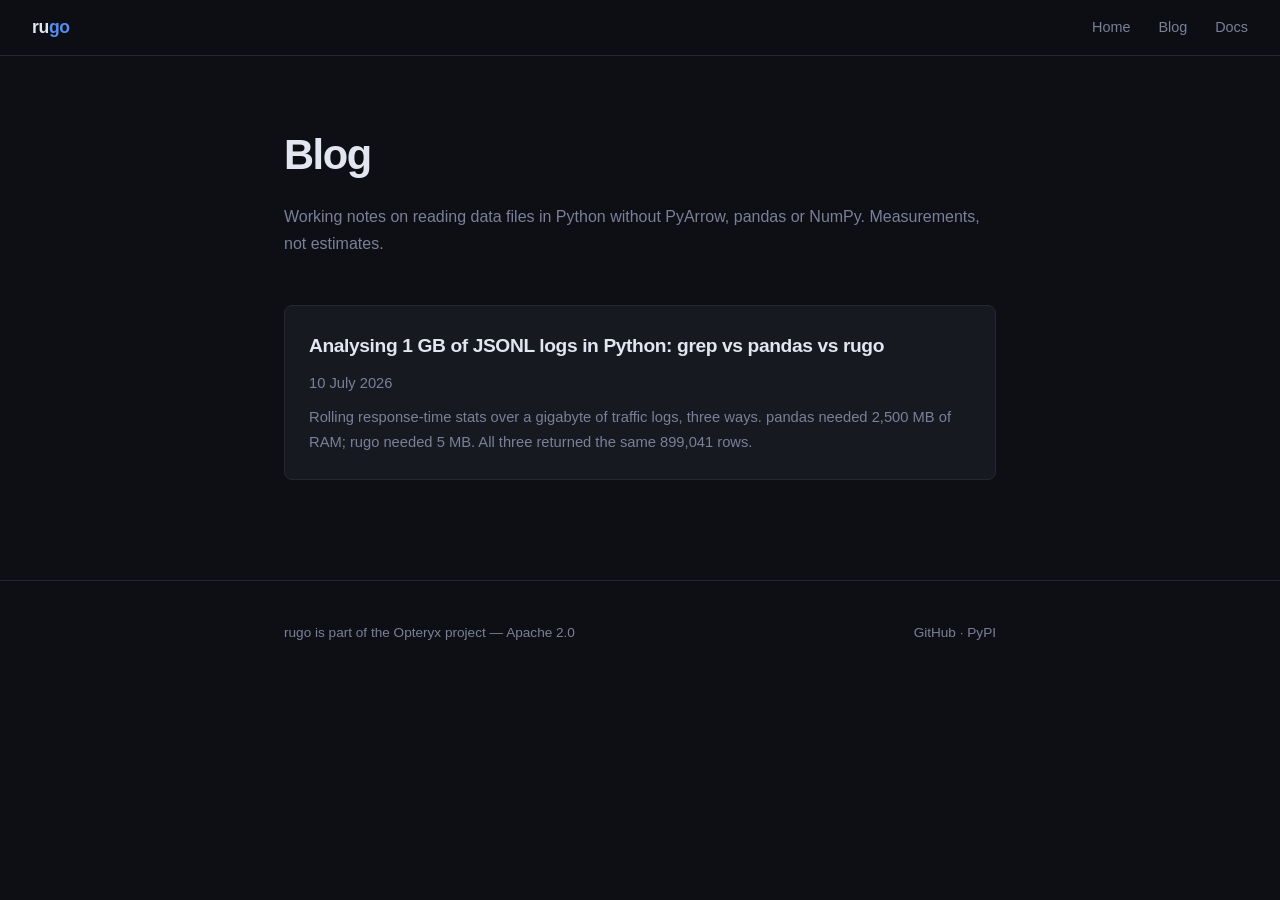
<file: docs/blog/index.html>
<!doctype html>
<html lang="en">
    <head>
        <meta charset="UTF-8" />
        <meta name="viewport" content="width=device-width, initial-scale=1.0" />
        <title>Blog — rugo</title>
        <meta
            name="description"
            content="Notes on reading data files in Python without PyArrow, pandas or NumPy — benchmarks, footprint measurements, and practical write-ups."
        />
        <link rel="icon" type="image/svg+xml" href="../favicon.svg" />
        <link rel="stylesheet" href="../blog.css" />
    </head>
    <body>
        <nav>
            <a class="nav-logo" href="../index.html">ru<span>go</span></a>
            <div class="nav-links">
                <a href="../index.html">Home</a>
                <a href="index.html">Blog</a>
                <a href="https://github.com/mabel-dev/opteryx-core/tree/main/rugo"
                    >Docs</a
                >
            </div>
        </nav>

        <div class="listing">
            <div class="container">
                <h1>Blog</h1>
                <p class="listing-intro">
                    Working notes on reading data files in Python without
                    PyArrow, pandas or NumPy. Measurements, not estimates.
                </p>

                <!-- DRAFT, not yet listed: parquet-in-aws-lambda-without-pyarrow.html
                     Add its card here once reviewed. -->

                <a class="post-card" href="jsonl-logs-grep-vs-pandas-vs-rugo.html">
                    <h2>
                        Analysing 1 GB of JSONL logs in Python: grep vs pandas
                        vs rugo
                    </h2>
                    <p class="post-meta">10 July 2026</p>
                    <p>
                        Rolling response-time stats over a gigabyte of traffic
                        logs, three ways. pandas needed 2,500 MB of RAM; rugo
                        needed 5 MB. All three returned the same 899,041 rows.
                    </p>
                </a>
            </div>
        </div>

        <footer>
            <div class="container">
                <span
                    >rugo is part of the
                    <a href="https://opteryx.app/">Opteryx</a> project — Apache
                    2.0</span
                >
                <span>
                    <a href="https://github.com/mabel-dev/opteryx-core"
                        >GitHub</a
                    >
                    ·
                    <a href="https://pypi.org/project/rugo/">PyPI</a>
                </span>
            </div>
        </footer>
    </body>
</html>
</file>
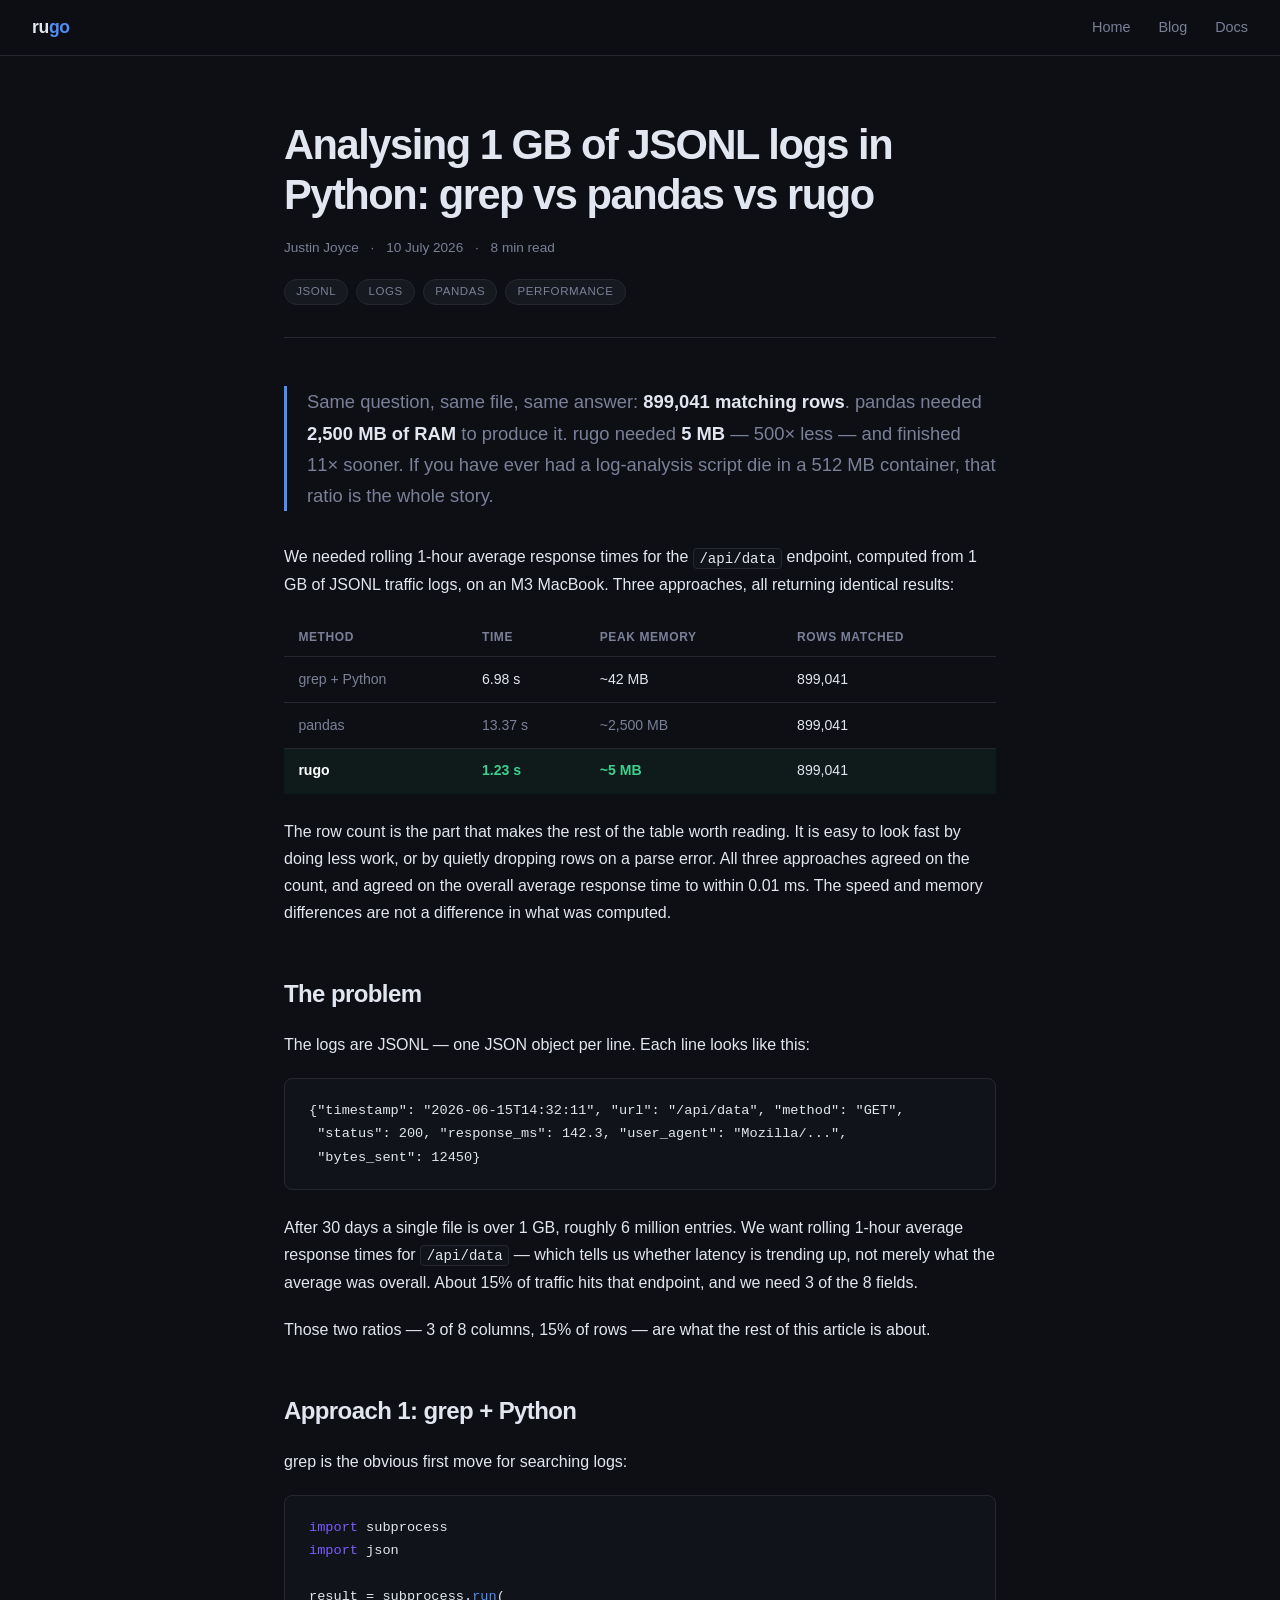
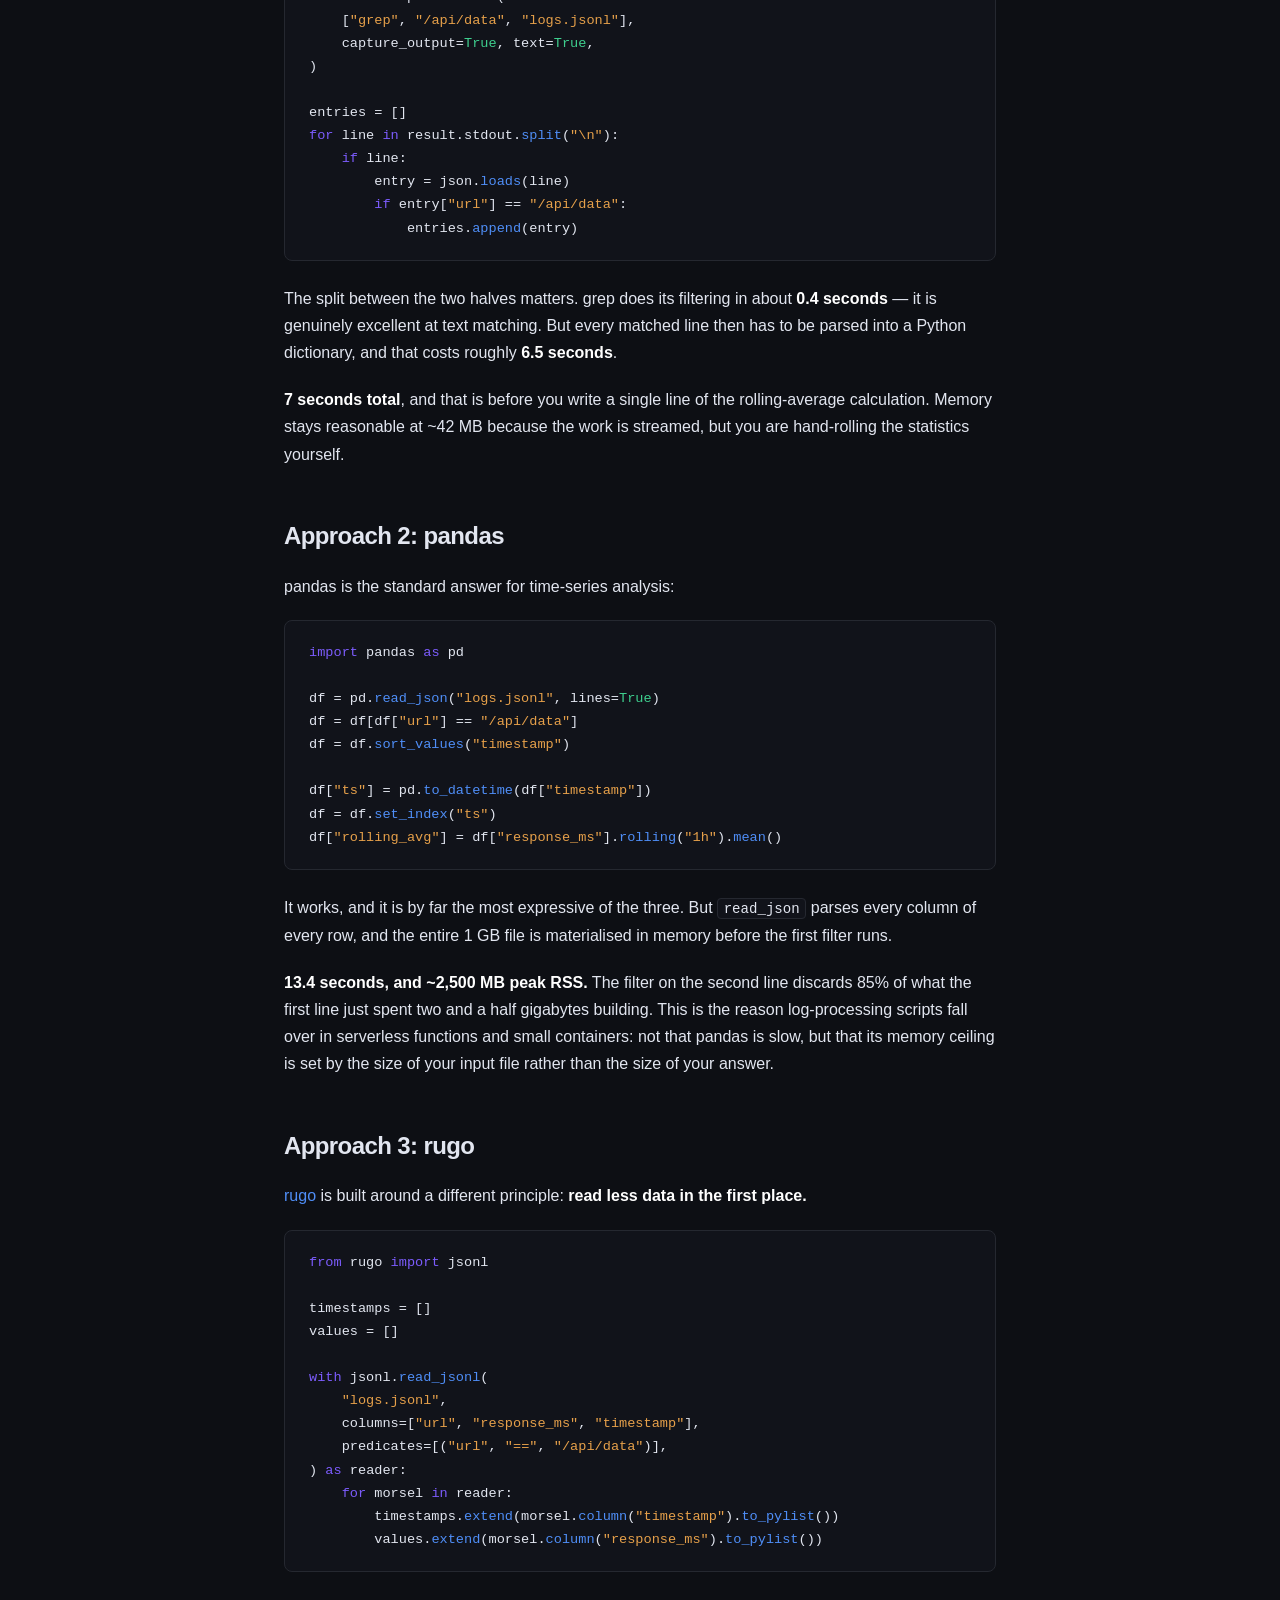
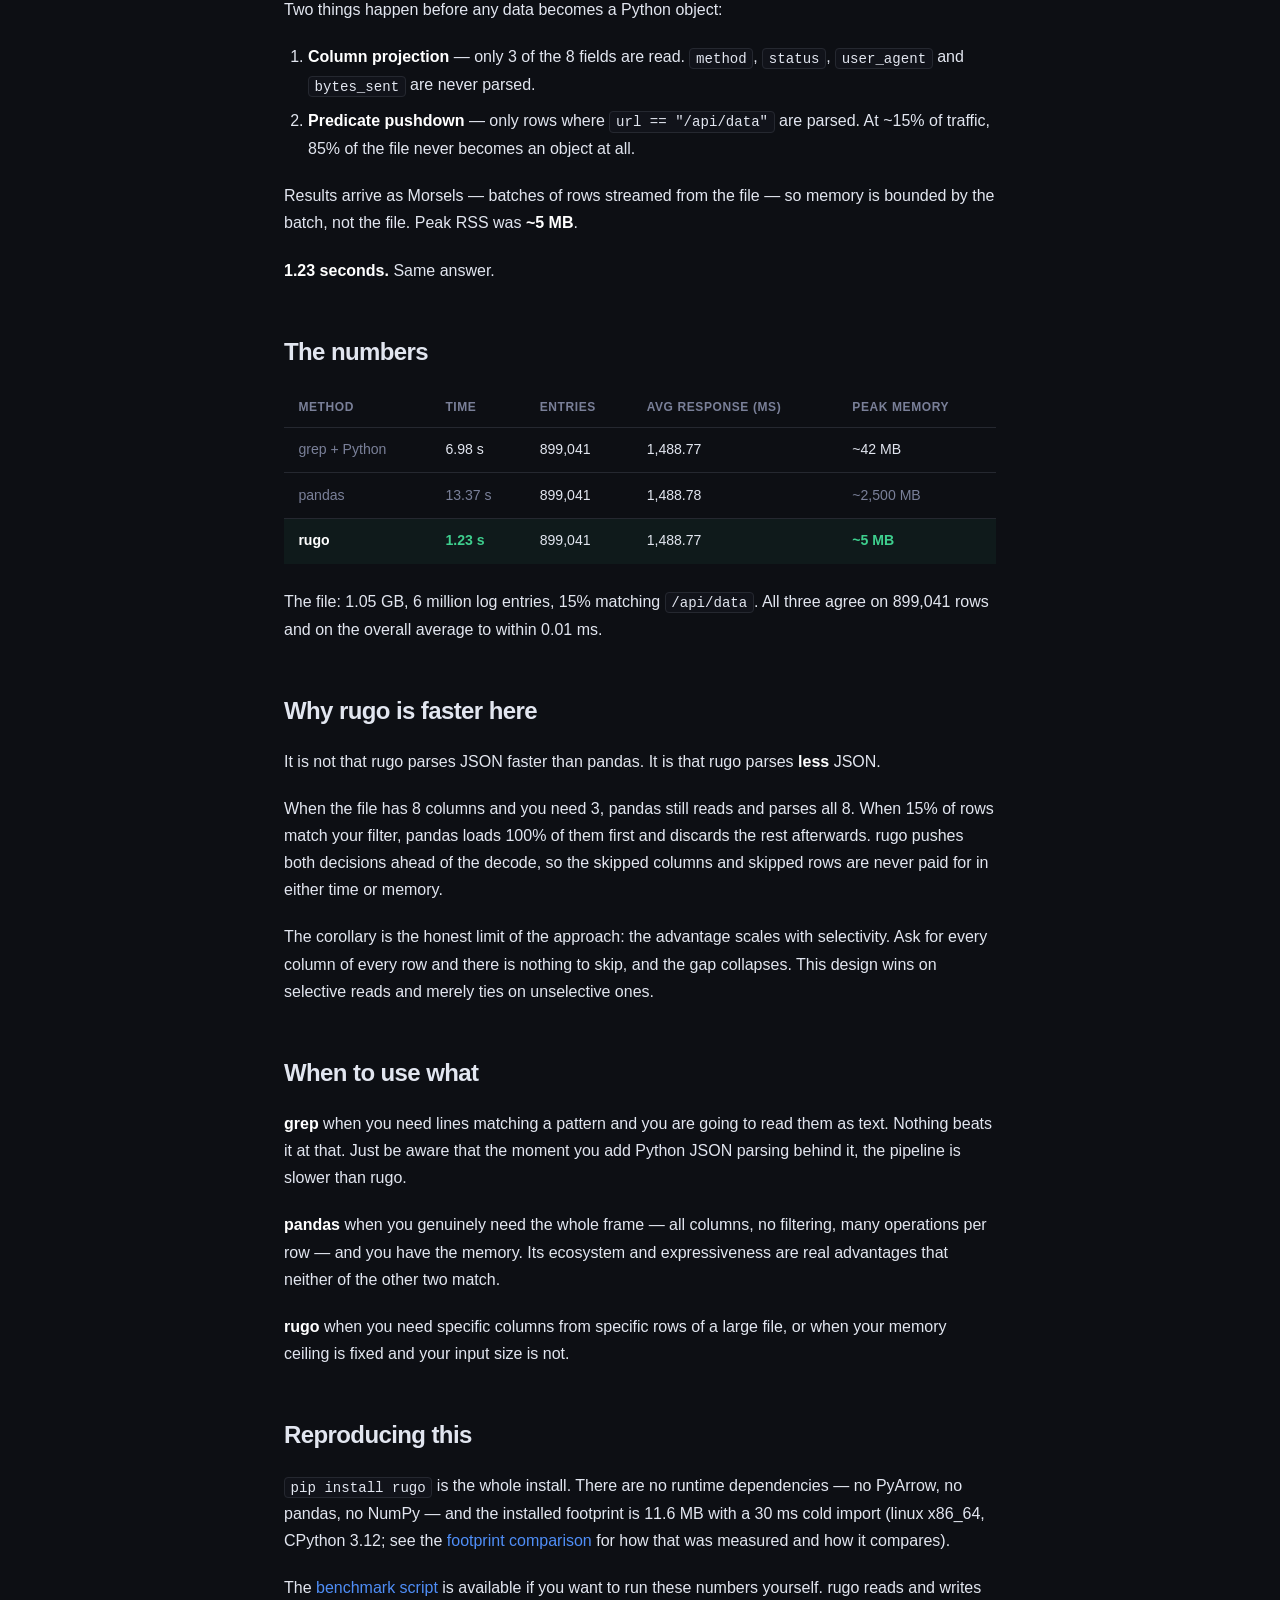
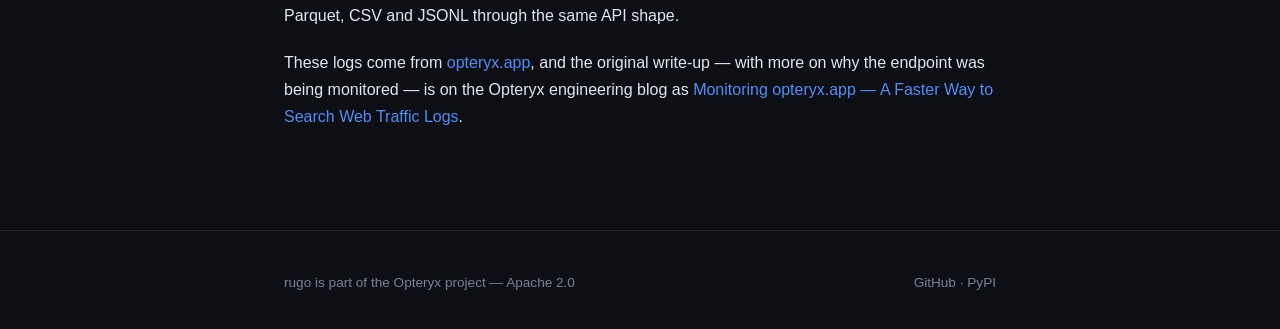
<file: docs/blog/jsonl-logs-grep-vs-pandas-vs-rugo.html>
<!doctype html>
<html lang="en">
    <head>
        <meta charset="UTF-8" />
        <meta name="viewport" content="width=device-width, initial-scale=1.0" />
        <title>
            Analysing 1 GB of JSONL logs in Python: grep vs pandas vs rugo
        </title>
        <meta
            name="description"
            content="Rolling response-time stats over 1 GB of JSONL traffic logs, three ways. pandas needed 2,500 MB of RAM. rugo needed 5 MB. All three returned the same 899,041 rows."
        />
        <!-- This benchmark is also published on the Opteryx engineering blog,
             which points its canonical here. Self-referencing canonical so both
             copies name the same winner. -->
        <link
            rel="canonical"
            href="https://rugo.dev/blog/jsonl-logs-grep-vs-pandas-vs-rugo.html"
        />
        <link rel="icon" type="image/svg+xml" href="../favicon.svg" />
        <link rel="stylesheet" href="../blog.css" />
    </head>
    <body>
        <nav>
            <a class="nav-logo" href="../index.html">ru<span>go</span></a>
            <div class="nav-links">
                <a href="../index.html">Home</a>
                <a href="index.html">Blog</a>
                <a href="https://github.com/mabel-dev/opteryx-core/tree/main/rugo"
                    >Docs</a
                >
            </div>
        </nav>

        <article>
            <div class="container">
                <header class="post-header">
                    <h1>
                        Analysing 1 GB of JSONL logs in Python: grep vs pandas
                        vs rugo
                    </h1>
                    <p class="post-meta">
                        Justin Joyce <span class="sep">·</span> 10 July 2026
                        <span class="sep">·</span> 8 min read
                    </p>
                    <div class="post-tags">
                        <span>jsonl</span>
                        <span>logs</span>
                        <span>pandas</span>
                        <span>performance</span>
                    </div>
                </header>

                <p class="lede">
                    Same question, same file, same answer:
                    <strong>899,041 matching rows</strong>. pandas needed
                    <strong>2,500 MB of RAM</strong> to produce it. rugo needed
                    <strong>5 MB</strong> — 500× less — and finished 11× sooner.
                    If you have ever had a log-analysis script die in a 512 MB
                    container, that ratio is the whole story.
                </p>

                <p>
                    We needed rolling 1-hour average response times for the
                    <code>/api/data</code> endpoint, computed from 1 GB of JSONL
                    traffic logs, on an M3 MacBook. Three approaches, all
                    returning identical results:
                </p>

                <div class="table-scroll">
                    <table>
                        <thead>
                            <tr>
                                <th>Method</th>
                                <th>Time</th>
                                <th>Peak memory</th>
                                <th>Rows matched</th>
                            </tr>
                        </thead>
                        <tbody>
                            <tr>
                                <td>grep + Python</td>
                                <td>6.98 s</td>
                                <td>~42 MB</td>
                                <td>899,041</td>
                            </tr>
                            <tr>
                                <td>pandas</td>
                                <td class="lose">13.37 s</td>
                                <td class="lose">~2,500 MB</td>
                                <td>899,041</td>
                            </tr>
                            <tr class="highlight">
                                <td><strong>rugo</strong></td>
                                <td class="win">1.23 s</td>
                                <td class="win">~5 MB</td>
                                <td>899,041</td>
                            </tr>
                        </tbody>
                    </table>
                </div>

                <p>
                    The row count is the part that makes the rest of the table
                    worth reading. It is easy to look fast by doing less work,
                    or by quietly dropping rows on a parse error. All three
                    approaches agreed on the count, and agreed on the overall
                    average response time to within 0.01 ms. The speed and
                    memory differences are not a difference in what was
                    computed.
                </p>

                <h2>The problem</h2>

                <p>
                    The logs are JSONL — one JSON object per line. Each line
                    looks like this:
                </p>

                <pre><code>{"timestamp": "2026-06-15T14:32:11", "url": "/api/data", "method": "GET",
 "status": 200, "response_ms": 142.3, "user_agent": "Mozilla/...",
 "bytes_sent": 12450}</code></pre>

                <p>
                    After 30 days a single file is over 1 GB, roughly 6 million
                    entries. We want rolling 1-hour average response times for
                    <code>/api/data</code> — which tells us whether latency is
                    trending up, not merely what the average was overall. About
                    15% of traffic hits that endpoint, and we need 3 of the 8
                    fields.
                </p>

                <p>
                    Those two ratios — 3 of 8 columns, 15% of rows — are what
                    the rest of this article is about.
                </p>

                <h2>Approach 1: grep + Python</h2>

                <p>grep is the obvious first move for searching logs:</p>

                <pre><span class="k">import</span> subprocess
<span class="k">import</span> json

result = subprocess.<span class="f">run</span>(
    [<span class="s">"grep"</span>, <span class="s">"/api/data"</span>, <span class="s">"logs.jsonl"</span>],
    capture_output=<span class="n">True</span>, text=<span class="n">True</span>,
)

entries = []
<span class="k">for</span> line <span class="k">in</span> result.stdout.<span class="f">split</span>(<span class="s">"\n"</span>):
    <span class="k">if</span> line:
        entry = json.<span class="f">loads</span>(line)
        <span class="k">if</span> entry[<span class="s">"url"</span>] == <span class="s">"/api/data"</span>:
            entries.<span class="f">append</span>(entry)</pre>

                <p>
                    The split between the two halves matters. grep does its
                    filtering in about <strong>0.4 seconds</strong> — it is
                    genuinely excellent at text matching. But every matched line
                    then has to be parsed into a Python dictionary, and that
                    costs roughly <strong>6.5 seconds</strong>.
                </p>

                <p>
                    <strong>7 seconds total</strong>, and that is before you
                    write a single line of the rolling-average calculation.
                    Memory stays reasonable at ~42 MB because the work is
                    streamed, but you are hand-rolling the statistics yourself.
                </p>

                <h2>Approach 2: pandas</h2>

                <p>pandas is the standard answer for time-series analysis:</p>

                <pre><span class="k">import</span> pandas <span class="k">as</span> pd

df = pd.<span class="f">read_json</span>(<span class="s">"logs.jsonl"</span>, lines=<span class="n">True</span>)
df = df[df[<span class="s">"url"</span>] == <span class="s">"/api/data"</span>]
df = df.<span class="f">sort_values</span>(<span class="s">"timestamp"</span>)

df[<span class="s">"ts"</span>] = pd.<span class="f">to_datetime</span>(df[<span class="s">"timestamp"</span>])
df = df.<span class="f">set_index</span>(<span class="s">"ts"</span>)
df[<span class="s">"rolling_avg"</span>] = df[<span class="s">"response_ms"</span>].<span class="f">rolling</span>(<span class="s">"1h"</span>).<span class="f">mean</span>()</pre>

                <p>
                    It works, and it is by far the most expressive of the three.
                    But <code>read_json</code> parses every column of every row,
                    and the entire 1 GB file is materialised in memory before
                    the first filter runs.
                </p>

                <p>
                    <strong>13.4 seconds, and ~2,500 MB peak RSS.</strong> The
                    filter on the second line discards 85% of what the first
                    line just spent two and a half gigabytes building. This is
                    the reason log-processing scripts fall over in serverless
                    functions and small containers: not that pandas is slow, but
                    that its memory ceiling is set by the size of your input
                    file rather than the size of your answer.
                </p>

                <h2>Approach 3: rugo</h2>

                <p>
                    <a href="../index.html">rugo</a> is built around a different
                    principle: <strong>read less data in the first place.</strong>
                </p>

                <pre><span class="k">from</span> rugo <span class="k">import</span> jsonl

timestamps = []
values = []

<span class="k">with</span> jsonl.<span class="f">read_jsonl</span>(
    <span class="s">"logs.jsonl"</span>,
    columns=[<span class="s">"url"</span>, <span class="s">"response_ms"</span>, <span class="s">"timestamp"</span>],
    predicates=[(<span class="s">"url"</span>, <span class="s">"=="</span>, <span class="s">"/api/data"</span>)],
) <span class="k">as</span> reader:
    <span class="k">for</span> morsel <span class="k">in</span> reader:
        timestamps.<span class="f">extend</span>(morsel.<span class="f">column</span>(<span class="s">"timestamp"</span>).<span class="f">to_pylist</span>())
        values.<span class="f">extend</span>(morsel.<span class="f">column</span>(<span class="s">"response_ms"</span>).<span class="f">to_pylist</span>())</pre>

                <p>Two things happen before any data becomes a Python object:</p>

                <ol>
                    <li>
                        <strong>Column projection</strong> — only 3 of the 8
                        fields are read. <code>method</code>,
                        <code>status</code>, <code>user_agent</code> and
                        <code>bytes_sent</code> are never parsed.
                    </li>
                    <li>
                        <strong>Predicate pushdown</strong> — only rows where
                        <code>url == "/api/data"</code> are parsed. At ~15% of
                        traffic, 85% of the file never becomes an object at all.
                    </li>
                </ol>

                <p>
                    Results arrive as Morsels — batches of rows streamed from
                    the file — so memory is bounded by the batch, not the file.
                    Peak RSS was <strong>~5 MB</strong>.
                </p>

                <p><strong>1.23 seconds.</strong> Same answer.</p>

                <h2>The numbers</h2>

                <div class="table-scroll">
                    <table>
                        <thead>
                            <tr>
                                <th>Method</th>
                                <th>Time</th>
                                <th>Entries</th>
                                <th>Avg response (ms)</th>
                                <th>Peak memory</th>
                            </tr>
                        </thead>
                        <tbody>
                            <tr>
                                <td>grep + Python</td>
                                <td>6.98 s</td>
                                <td>899,041</td>
                                <td>1,488.77</td>
                                <td>~42 MB</td>
                            </tr>
                            <tr>
                                <td>pandas</td>
                                <td class="lose">13.37 s</td>
                                <td>899,041</td>
                                <td>1,488.78</td>
                                <td class="lose">~2,500 MB</td>
                            </tr>
                            <tr class="highlight">
                                <td><strong>rugo</strong></td>
                                <td class="win">1.23 s</td>
                                <td>899,041</td>
                                <td>1,488.77</td>
                                <td class="win">~5 MB</td>
                            </tr>
                        </tbody>
                    </table>
                </div>

                <p>
                    The file: 1.05 GB, 6 million log entries, 15% matching
                    <code>/api/data</code>. All three agree on 899,041 rows and
                    on the overall average to within 0.01 ms.
                </p>

                <h2>Why rugo is faster here</h2>

                <p>
                    It is not that rugo parses JSON faster than pandas. It is
                    that rugo parses <strong>less</strong> JSON.
                </p>

                <p>
                    When the file has 8 columns and you need 3, pandas still
                    reads and parses all 8. When 15% of rows match your filter,
                    pandas loads 100% of them first and discards the rest
                    afterwards. rugo pushes both decisions ahead of the decode,
                    so the skipped columns and skipped rows are never paid for
                    in either time or memory.
                </p>

                <p>
                    The corollary is the honest limit of the approach: the
                    advantage scales with selectivity. Ask for every column of
                    every row and there is nothing to skip, and the gap
                    collapses. This design wins on selective reads and merely
                    ties on unselective ones.
                </p>

                <h2>When to use what</h2>

                <p>
                    <strong>grep</strong> when you need lines matching a
                    pattern and you are going to read them as text. Nothing
                    beats it at that. Just be aware that the moment you add
                    Python JSON parsing behind it, the pipeline is slower than
                    rugo.
                </p>

                <p>
                    <strong>pandas</strong> when you genuinely need the whole
                    frame — all columns, no filtering, many operations per row —
                    and you have the memory. Its ecosystem and expressiveness
                    are real advantages that neither of the other two match.
                </p>

                <p>
                    <strong>rugo</strong> when you need specific columns from
                    specific rows of a large file, or when your memory ceiling
                    is fixed and your input size is not.
                </p>

                <h2>Reproducing this</h2>

                <p>
                    <code>pip install rugo</code> is the whole install. There
                    are no runtime dependencies — no PyArrow, no pandas, no
                    NumPy — and the installed footprint is 11.6 MB with a 30 ms
                    cold import (linux x86_64, CPython 3.12; see the
                    <a href="../index.html">footprint comparison</a> for how
                    that was measured and how it compares).
                </p>

                <p>
                    The
                    <a
                        href="https://gist.github.com/joocer/b0a69f57a94f24e1e912ee19ccb0665c"
                        >benchmark script</a
                    >
                    is available if you want to run these numbers yourself.
                    rugo reads and writes Parquet, CSV and JSONL through the
                    same API shape.
                </p>

                <p>
                    These logs come from
                    <a href="https://opteryx.app/">opteryx.app</a>, and the
                    original write-up — with more on why the endpoint was being
                    monitored — is on the Opteryx engineering blog as
                    <a
                        href="https://docs.opteryx.app/blog/2026-07-10-log-analytics-with-rugo"
                        >Monitoring opteryx.app — A Faster Way to Search Web
                        Traffic Logs</a
                    >.
                </p>
            </div>
        </article>

        <footer>
            <div class="container">
                <span
                    >rugo is part of the
                    <a href="https://opteryx.app/">Opteryx</a> project — Apache
                    2.0</span
                >
                <span>
                    <a href="https://github.com/mabel-dev/opteryx-core"
                        >GitHub</a
                    >
                    ·
                    <a href="https://pypi.org/project/rugo/">PyPI</a>
                </span>
            </div>
        </footer>

        <script>
            document.addEventListener("DOMContentLoaded", () => {
                document.querySelectorAll("pre").forEach((pre) => {
                    const btn = document.createElement("button");
                    btn.className = "copy-btn";
                    btn.textContent = "copy";
                    btn.addEventListener("click", () => {
                        navigator.clipboard
                            .writeText(pre.innerText)
                            .then(() => {
                                btn.textContent = "copied";
                                btn.classList.add("copied");
                                setTimeout(() => {
                                    btn.textContent = "copy";
                                    btn.classList.remove("copied");
                                }, 1500);
                            });
                    });
                    pre.appendChild(btn);
                });
            });
        </script>
    </body>
</html>
</file>
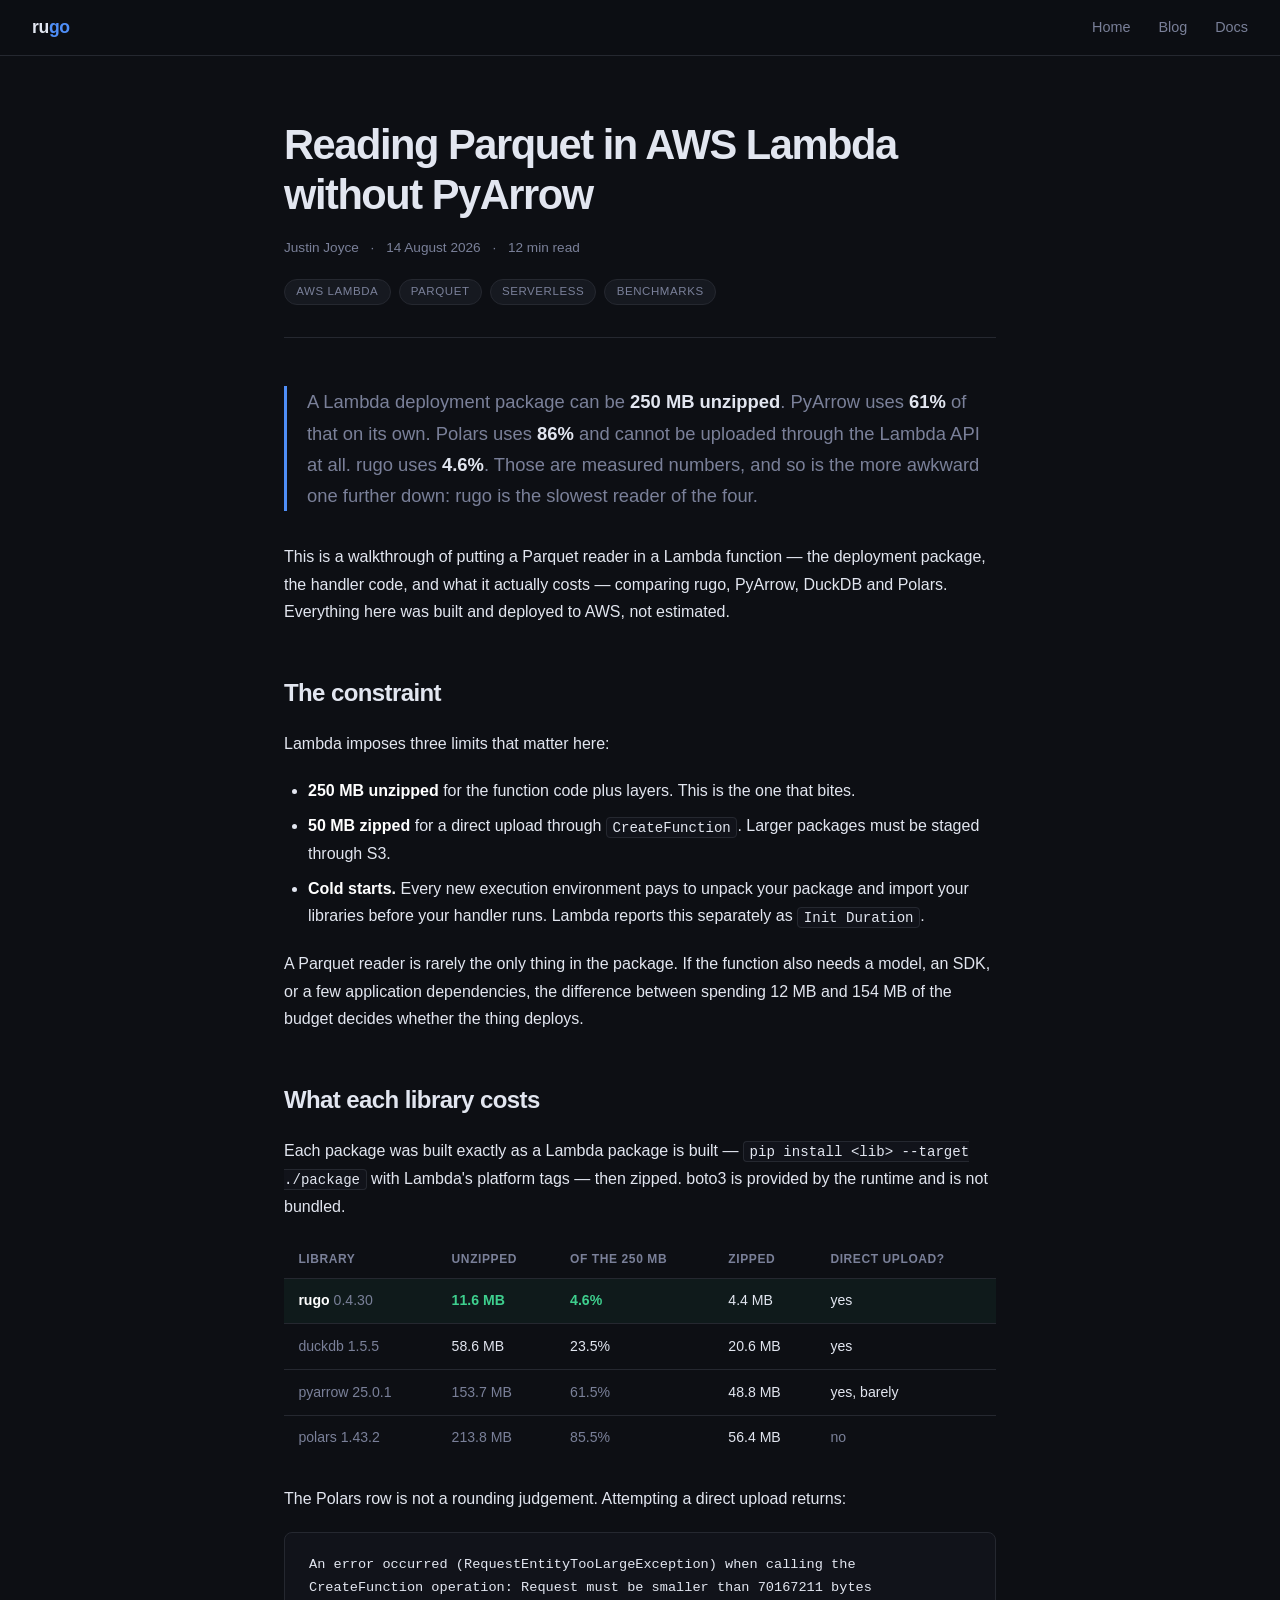
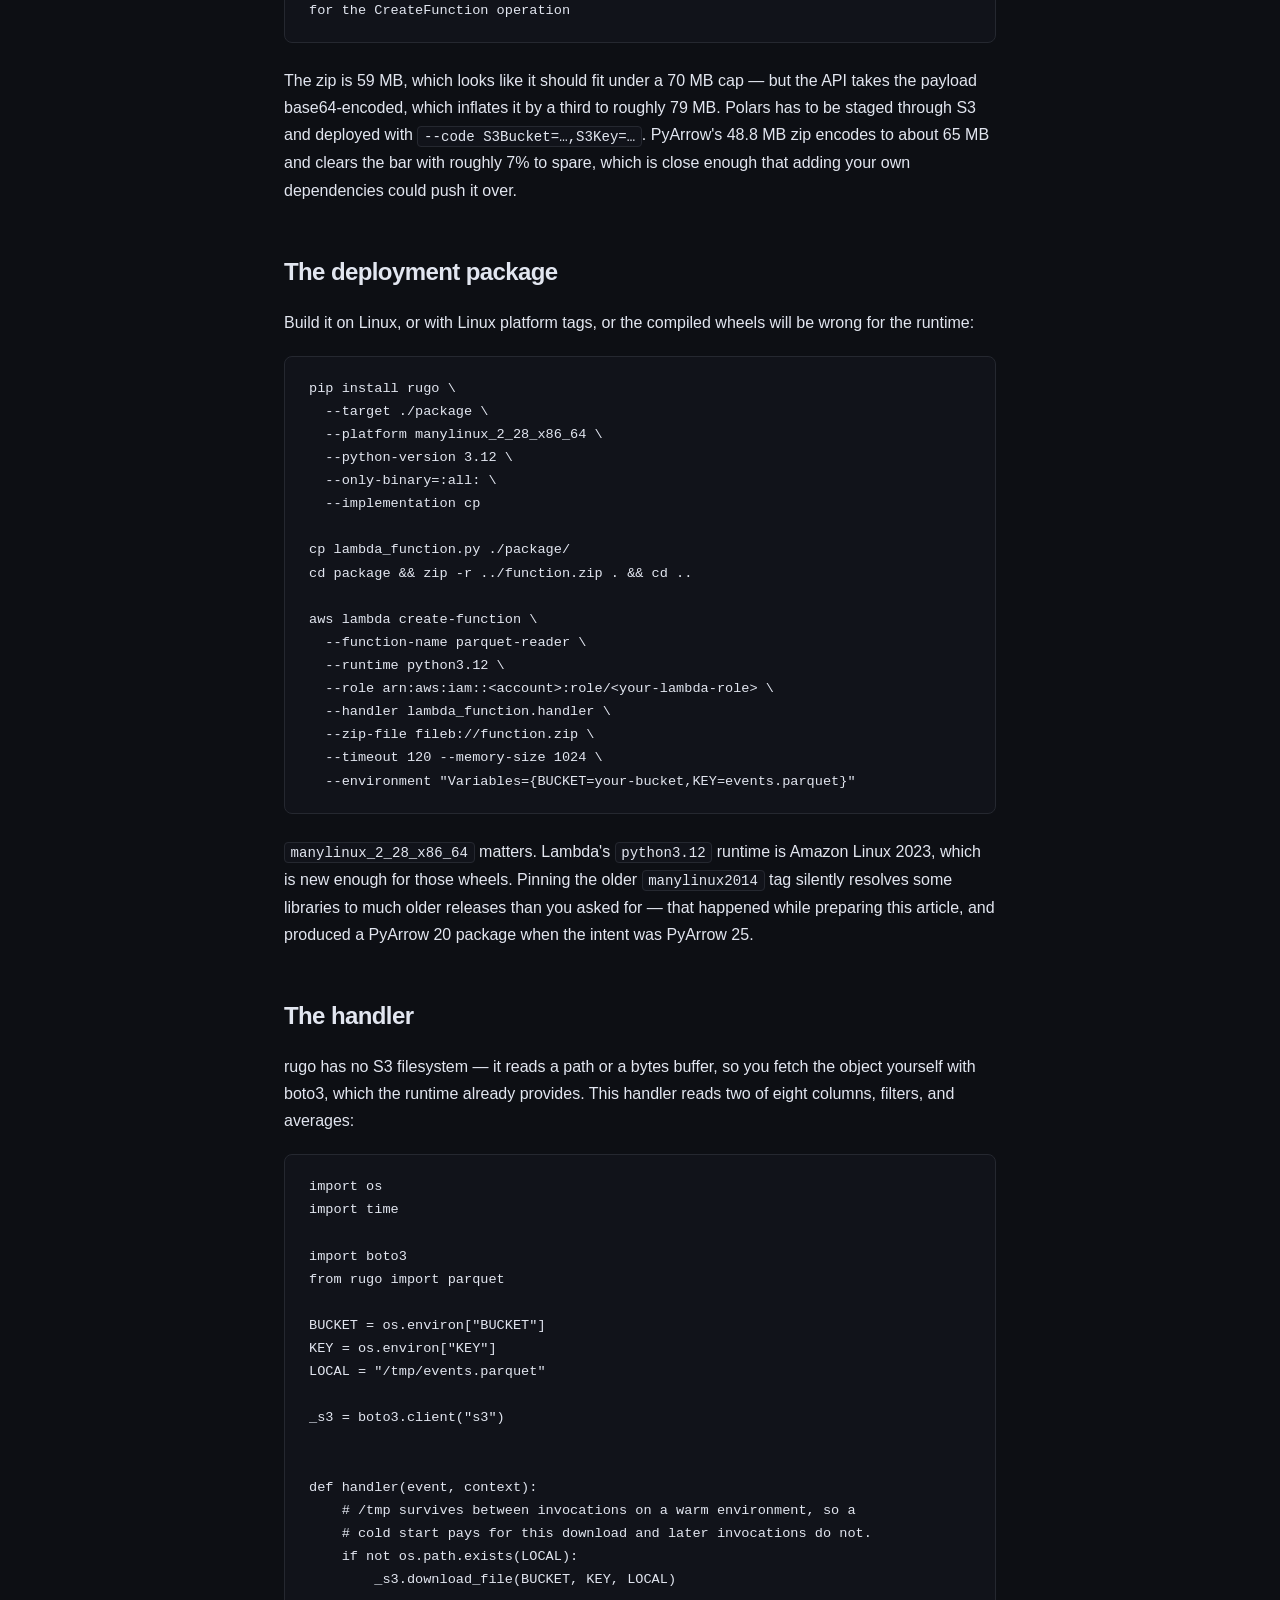
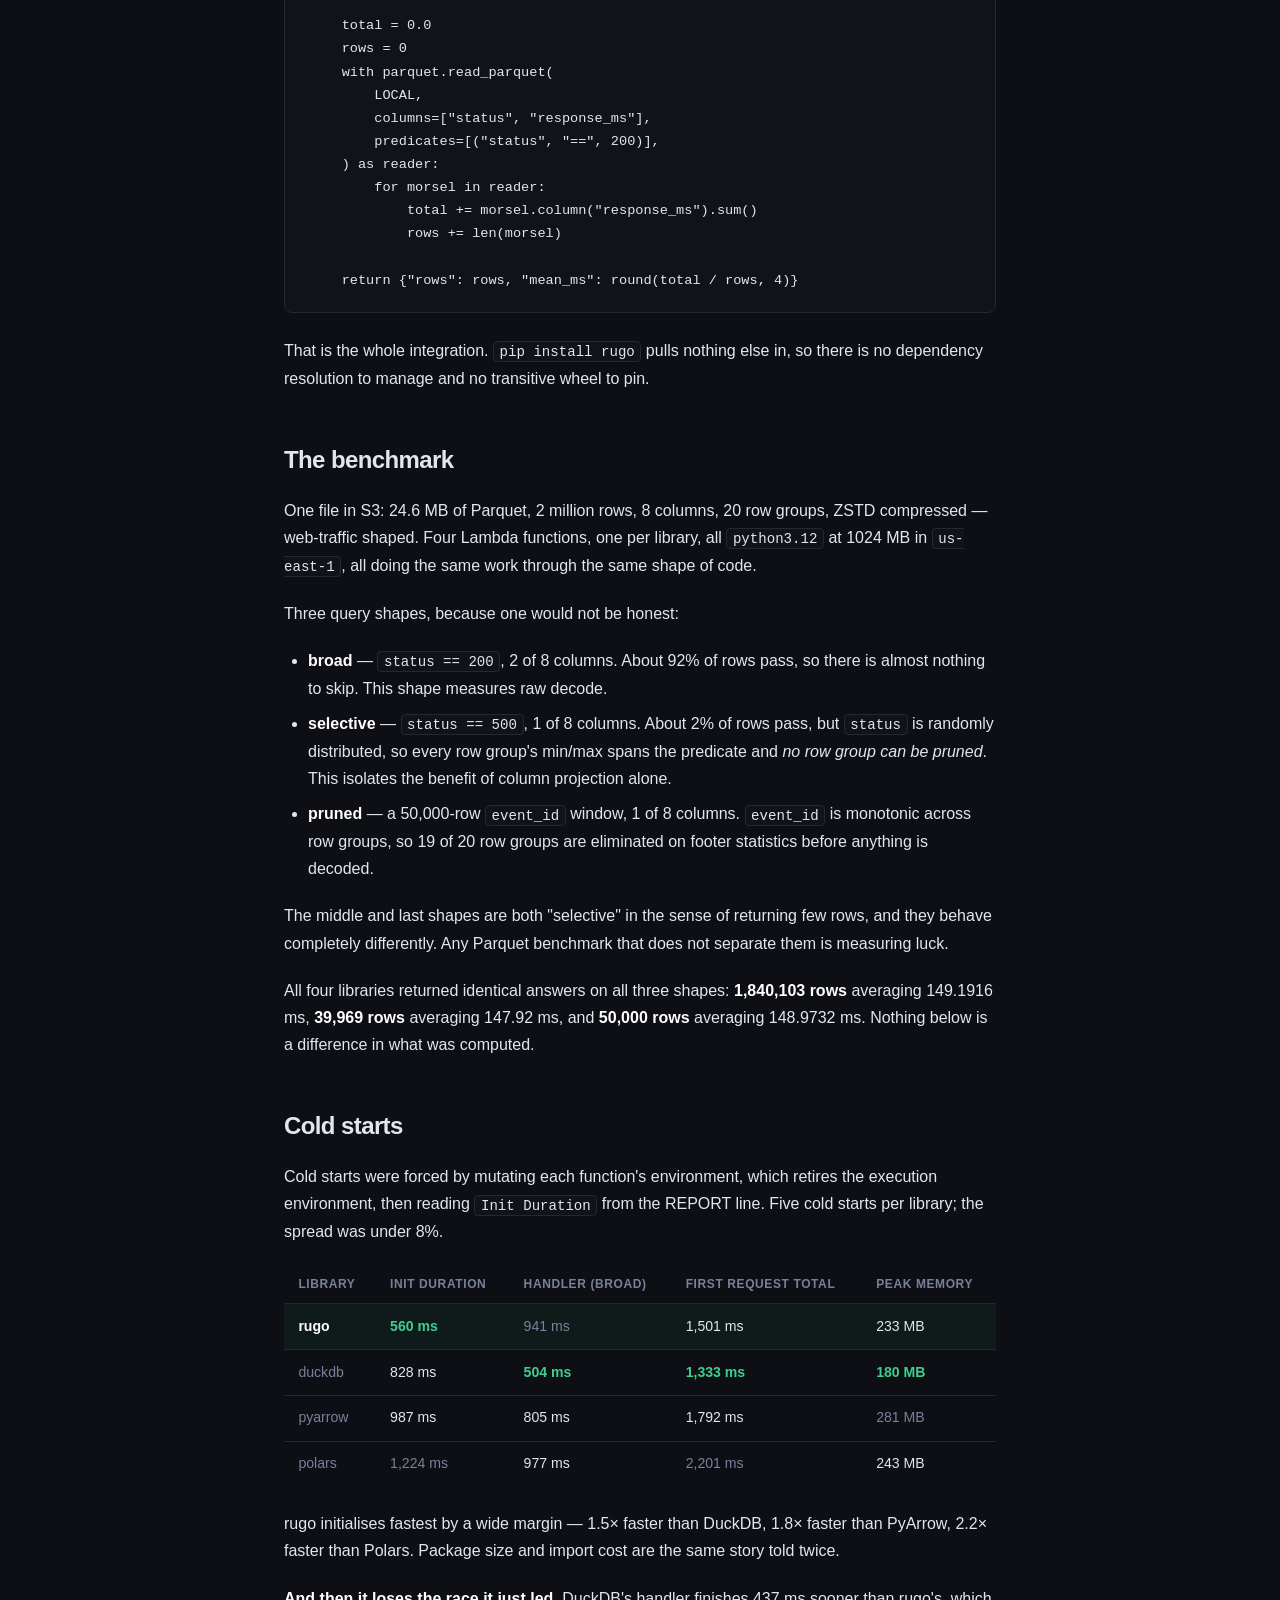
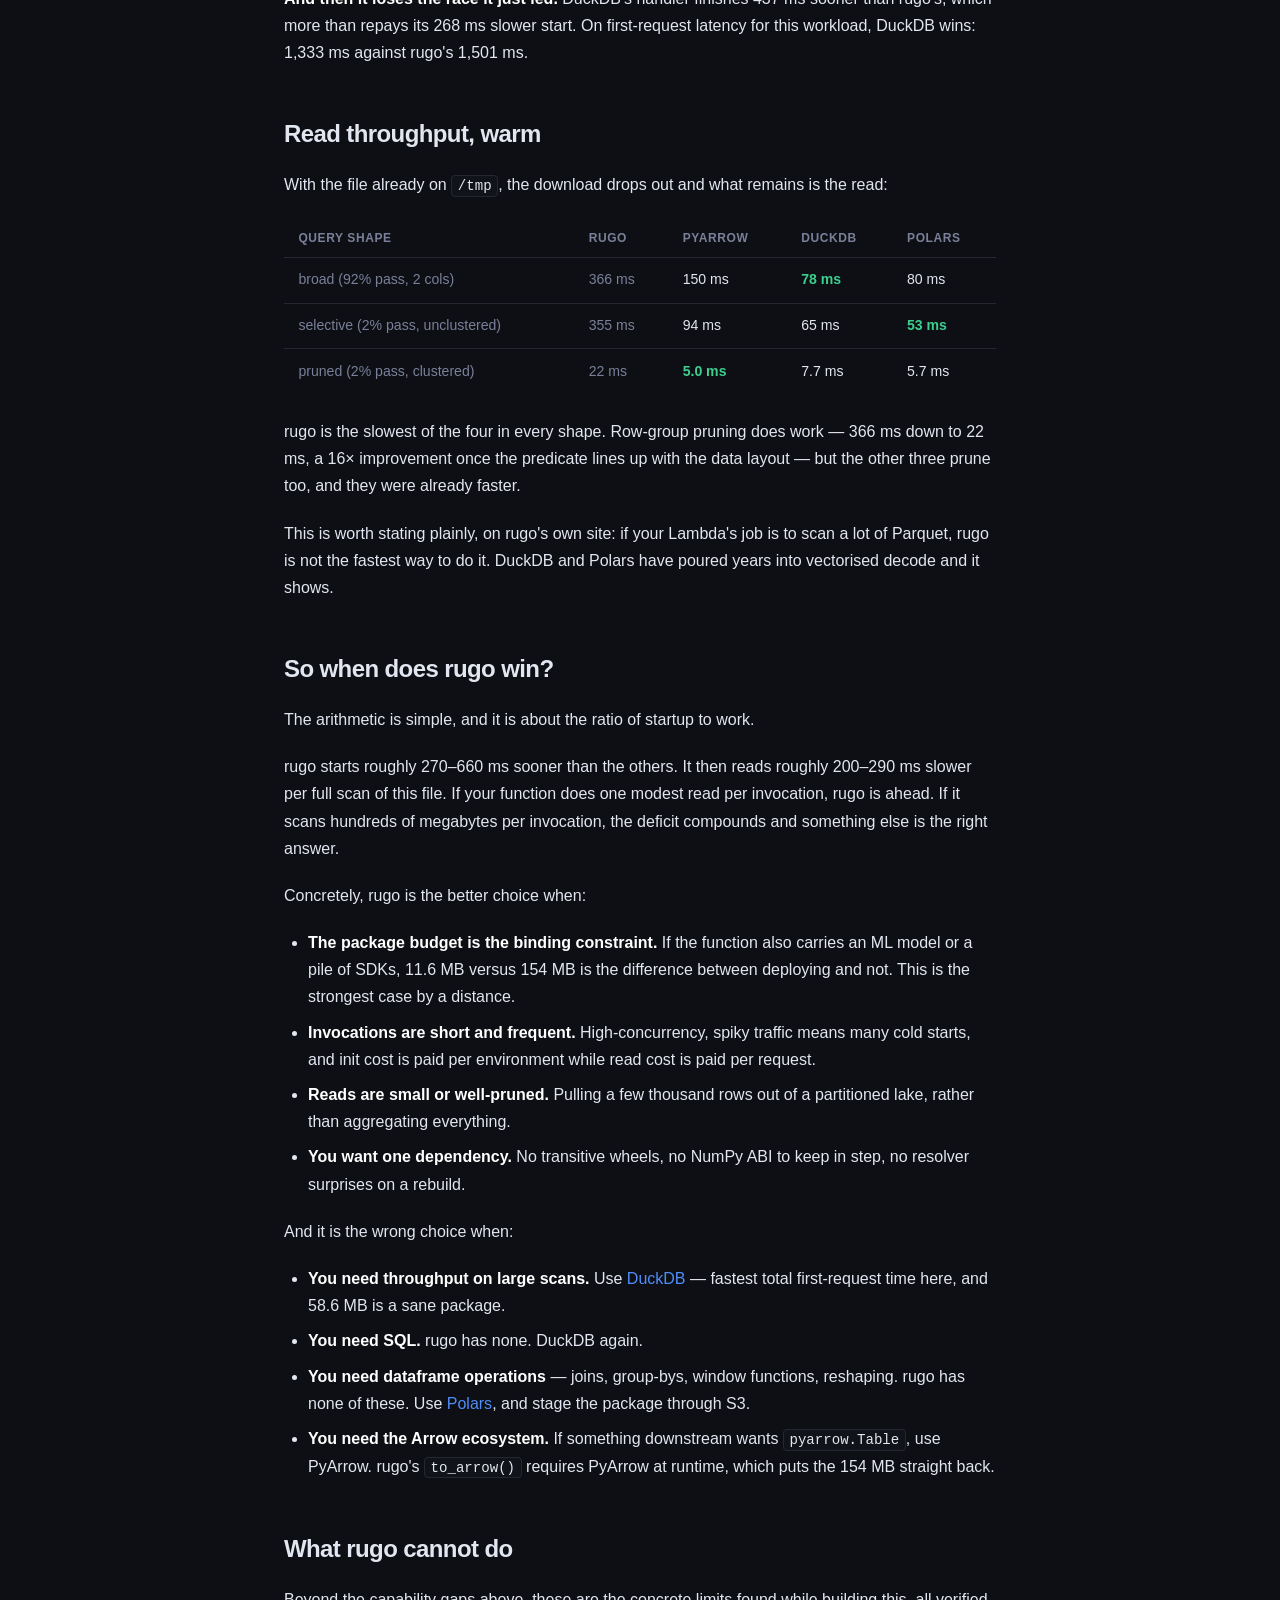
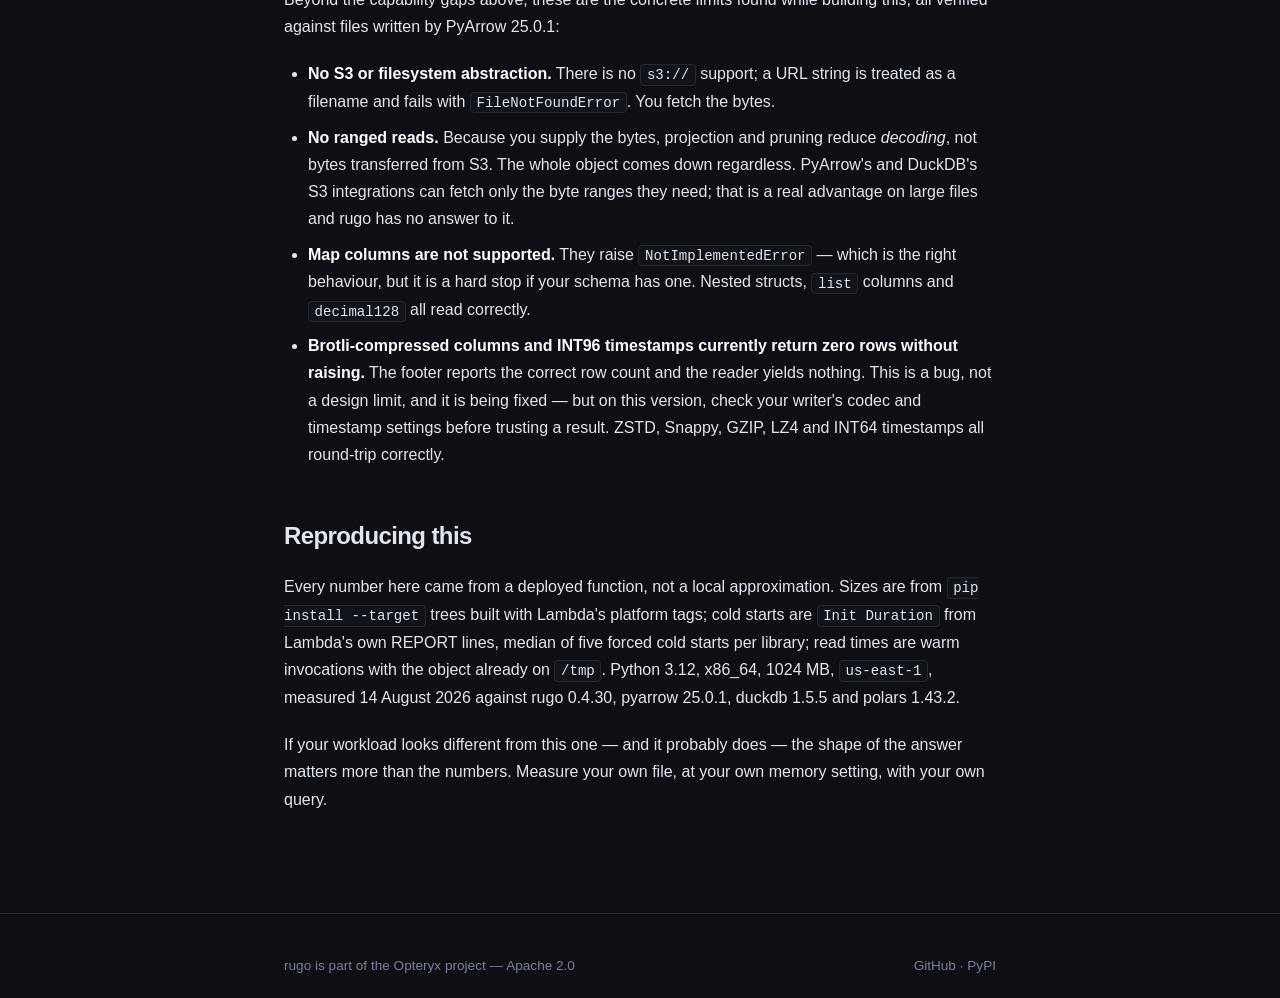
<file: docs/blog/parquet-in-aws-lambda-without-pyarrow.html>
<!doctype html>
<!--
  ============================ DRAFT — DO NOT PUBLISH ============================
  Unresolved before this can go live:

  1. rugo 0.4.30 silently returns ZERO rows (no error) for BROTLI-compressed
     columns and for INT96 timestamps. Confirmed against files written by
     pyarrow 25.0.1; the footer reports the correct row count and the reader
     yields an empty morsel. The "What rugo cannot do" section below currently
     discloses both. If they are fixed before publication, delete that disclosure
     and re-run the checks. If they are NOT fixed, the disclosure must stay —
     publishing a "read Parquet in Lambda" guide while knowing the reader can
     silently drop every row would be indefensible.

  2. The Formats section on the landing page lists the Parquet decode set as
     "UNCOMPRESSED, SNAPPY, ZSTD". GZIP and LZ4 also decode correctly. That list
     needs correcting; this article deliberately does not repeat it.

  3. The benchmark AWS stack has been torn down. To re-run, see the scripts in
     the session scratchpad (build_lambdas.py, handlers.py, measure_coldstart.py).
  ===============================================================================
-->
<html lang="en">
    <head>
        <meta charset="UTF-8" />
        <meta name="viewport" content="width=device-width, initial-scale=1.0" />
        <title>Reading Parquet in AWS Lambda without PyArrow</title>
        <meta
            name="description"
            content="PyArrow takes 61% of Lambda's 250 MB limit and Polars 86%. Measured package sizes, cold starts and read times for rugo, PyArrow, DuckDB and Polars — with working deployment code."
        />
        <link rel="icon" type="image/svg+xml" href="../favicon.svg" />
        <link rel="stylesheet" href="../blog.css" />
    </head>
    <body>
        <nav>
            <a class="nav-logo" href="../index.html">ru<span>go</span></a>
            <div class="nav-links">
                <a href="../index.html">Home</a>
                <a href="index.html">Blog</a>
                <a href="https://github.com/mabel-dev/opteryx-core/tree/main/rugo"
                    >Docs</a
                >
            </div>
        </nav>

        <article>
            <div class="container">
                <header class="post-header">
                    <h1>Reading Parquet in AWS Lambda without PyArrow</h1>
                    <p class="post-meta">
                        Justin Joyce <span class="sep">·</span> 14 August 2026
                        <span class="sep">·</span> 12 min read
                    </p>
                    <div class="post-tags">
                        <span>aws lambda</span>
                        <span>parquet</span>
                        <span>serverless</span>
                        <span>benchmarks</span>
                    </div>
                </header>

                <p class="lede">
                    A Lambda deployment package can be
                    <strong>250 MB unzipped</strong>. PyArrow uses
                    <strong>61%</strong> of that on its own. Polars uses
                    <strong>86%</strong> and cannot be uploaded through the
                    Lambda API at all. rugo uses <strong>4.6%</strong>. Those
                    are measured numbers, and so is the more awkward one further
                    down: rugo is the slowest reader of the four.
                </p>

                <p>
                    This is a walkthrough of putting a Parquet reader in a
                    Lambda function — the deployment package, the handler code,
                    and what it actually costs — comparing rugo, PyArrow, DuckDB
                    and Polars. Everything here was built and deployed to AWS,
                    not estimated.
                </p>

                <h2>The constraint</h2>

                <p>Lambda imposes three limits that matter here:</p>

                <ul>
                    <li>
                        <strong>250 MB unzipped</strong> for the function code
                        plus layers. This is the one that bites.
                    </li>
                    <li>
                        <strong>50 MB zipped</strong> for a direct upload
                        through <code>CreateFunction</code>. Larger packages
                        must be staged through S3.
                    </li>
                    <li>
                        <strong>Cold starts.</strong> Every new execution
                        environment pays to unpack your package and import your
                        libraries before your handler runs. Lambda reports this
                        separately as <code>Init Duration</code>.
                    </li>
                </ul>

                <p>
                    A Parquet reader is rarely the only thing in the package. If
                    the function also needs a model, an SDK, or a few
                    application dependencies, the difference between spending
                    12 MB and 154 MB of the budget decides whether the thing
                    deploys.
                </p>

                <h2>What each library costs</h2>

                <p>
                    Each package was built exactly as a Lambda package is built
                    — <code>pip install &lt;lib&gt; --target ./package</code>
                    with Lambda's platform tags — then zipped. boto3 is provided
                    by the runtime and is not bundled.
                </p>

                <div class="table-scroll">
                    <table>
                        <thead>
                            <tr>
                                <th>Library</th>
                                <th>Unzipped</th>
                                <th>Of the 250 MB</th>
                                <th>Zipped</th>
                                <th>Direct upload?</th>
                            </tr>
                        </thead>
                        <tbody>
                            <tr class="highlight">
                                <td><strong>rugo</strong> 0.4.30</td>
                                <td class="win">11.6 MB</td>
                                <td class="win">4.6%</td>
                                <td>4.4 MB</td>
                                <td>yes</td>
                            </tr>
                            <tr>
                                <td>duckdb 1.5.5</td>
                                <td>58.6 MB</td>
                                <td>23.5%</td>
                                <td>20.6 MB</td>
                                <td>yes</td>
                            </tr>
                            <tr>
                                <td>pyarrow 25.0.1</td>
                                <td class="lose">153.7 MB</td>
                                <td class="lose">61.5%</td>
                                <td>48.8 MB</td>
                                <td>yes, barely</td>
                            </tr>
                            <tr>
                                <td>polars 1.43.2</td>
                                <td class="lose">213.8 MB</td>
                                <td class="lose">85.5%</td>
                                <td>56.4 MB</td>
                                <td class="lose">no</td>
                            </tr>
                        </tbody>
                    </table>
                </div>

                <p>
                    The Polars row is not a rounding judgement. Attempting a
                    direct upload returns:
                </p>

                <pre><code>An error occurred (RequestEntityTooLargeException) when calling the
CreateFunction operation: Request must be smaller than 70167211 bytes
for the CreateFunction operation</code></pre>

                <p>
                    The zip is 59 MB, which looks like it should fit under a
                    70 MB cap — but the API takes the payload base64-encoded,
                    which inflates it by a third to roughly 79 MB. Polars has to
                    be staged through S3 and deployed with
                    <code>--code S3Bucket=…,S3Key=…</code>. PyArrow's 48.8 MB
                    zip encodes to about 65 MB and clears the bar with roughly
                    7% to spare, which is close enough that adding your own
                    dependencies could push it over.
                </p>

                <h2>The deployment package</h2>

                <p>
                    Build it on Linux, or with Linux platform tags, or the
                    compiled wheels will be wrong for the runtime:
                </p>

                <pre><code>pip install rugo \
  --target ./package \
  --platform manylinux_2_28_x86_64 \
  --python-version 3.12 \
  --only-binary=:all: \
  --implementation cp

cp lambda_function.py ./package/
cd package &amp;&amp; zip -r ../function.zip . &amp;&amp; cd ..

aws lambda create-function \
  --function-name parquet-reader \
  --runtime python3.12 \
  --role arn:aws:iam::&lt;account&gt;:role/&lt;your-lambda-role&gt; \
  --handler lambda_function.handler \
  --zip-file fileb://function.zip \
  --timeout 120 --memory-size 1024 \
  --environment "Variables={BUCKET=your-bucket,KEY=events.parquet}"</code></pre>

                <p>
                    <code>manylinux_2_28_x86_64</code> matters. Lambda's
                    <code>python3.12</code> runtime is Amazon Linux 2023, which
                    is new enough for those wheels. Pinning the older
                    <code>manylinux2014</code> tag silently resolves some
                    libraries to much older releases than you asked for — that
                    happened while preparing this article, and produced a
                    PyArrow 20 package when the intent was PyArrow 25.
                </p>

                <h2>The handler</h2>

                <p>
                    rugo has no S3 filesystem — it reads a path or a bytes
                    buffer, so you fetch the object yourself with boto3, which
                    the runtime already provides. This handler reads two of
                    eight columns, filters, and averages:
                </p>

                <pre><code>import os
import time

import boto3
from rugo import parquet

BUCKET = os.environ["BUCKET"]
KEY = os.environ["KEY"]
LOCAL = "/tmp/events.parquet"

_s3 = boto3.client("s3")


def handler(event, context):
    # /tmp survives between invocations on a warm environment, so a
    # cold start pays for this download and later invocations do not.
    if not os.path.exists(LOCAL):
        _s3.download_file(BUCKET, KEY, LOCAL)

    total = 0.0
    rows = 0
    with parquet.read_parquet(
        LOCAL,
        columns=["status", "response_ms"],
        predicates=[("status", "==", 200)],
    ) as reader:
        for morsel in reader:
            total += morsel.column("response_ms").sum()
            rows += len(morsel)

    return {"rows": rows, "mean_ms": round(total / rows, 4)}</code></pre>

                <p>
                    That is the whole integration. <code>pip install rugo</code>
                    pulls nothing else in, so there is no dependency resolution
                    to manage and no transitive wheel to pin.
                </p>

                <h2>The benchmark</h2>

                <p>
                    One file in S3: 24.6 MB of Parquet, 2 million rows, 8
                    columns, 20 row groups, ZSTD compressed — web-traffic
                    shaped. Four Lambda functions, one per library, all
                    <code>python3.12</code> at 1024 MB in
                    <code>us-east-1</code>, all doing the same work through the
                    same shape of code.
                </p>

                <p>Three query shapes, because one would not be honest:</p>

                <ul>
                    <li>
                        <strong>broad</strong> — <code>status == 200</code>, 2
                        of 8 columns. About 92% of rows pass, so there is almost
                        nothing to skip. This shape measures raw decode.
                    </li>
                    <li>
                        <strong>selective</strong> —
                        <code>status == 500</code>, 1 of 8 columns. About 2% of
                        rows pass, but <code>status</code> is randomly
                        distributed, so every row group's min/max spans the
                        predicate and <em>no row group can be pruned</em>. This
                        isolates the benefit of column projection alone.
                    </li>
                    <li>
                        <strong>pruned</strong> — a 50,000-row
                        <code>event_id</code> window, 1 of 8 columns.
                        <code>event_id</code> is monotonic across row groups, so
                        19 of 20 row groups are eliminated on footer statistics
                        before anything is decoded.
                    </li>
                </ul>

                <p>
                    The middle and last shapes are both "selective" in the sense
                    of returning few rows, and they behave completely
                    differently. Any Parquet benchmark that does not separate
                    them is measuring luck.
                </p>

                <p>
                    All four libraries returned identical answers on all three
                    shapes: <strong>1,840,103 rows</strong> averaging 149.1916
                    ms, <strong>39,969 rows</strong> averaging 147.92 ms, and
                    <strong>50,000 rows</strong> averaging 148.9732 ms. Nothing
                    below is a difference in what was computed.
                </p>

                <h2>Cold starts</h2>

                <p>
                    Cold starts were forced by mutating each function's
                    environment, which retires the execution environment, then
                    reading <code>Init Duration</code> from the REPORT line.
                    Five cold starts per library; the spread was under 8%.
                </p>

                <div class="table-scroll">
                    <table>
                        <thead>
                            <tr>
                                <th>Library</th>
                                <th>Init duration</th>
                                <th>Handler (broad)</th>
                                <th>First request total</th>
                                <th>Peak memory</th>
                            </tr>
                        </thead>
                        <tbody>
                            <tr class="highlight">
                                <td><strong>rugo</strong></td>
                                <td class="win">560 ms</td>
                                <td class="lose">941 ms</td>
                                <td>1,501 ms</td>
                                <td>233 MB</td>
                            </tr>
                            <tr>
                                <td>duckdb</td>
                                <td>828 ms</td>
                                <td class="win">504 ms</td>
                                <td class="win">1,333 ms</td>
                                <td class="win">180 MB</td>
                            </tr>
                            <tr>
                                <td>pyarrow</td>
                                <td>987 ms</td>
                                <td>805 ms</td>
                                <td>1,792 ms</td>
                                <td class="lose">281 MB</td>
                            </tr>
                            <tr>
                                <td>polars</td>
                                <td class="lose">1,224 ms</td>
                                <td>977 ms</td>
                                <td class="lose">2,201 ms</td>
                                <td>243 MB</td>
                            </tr>
                        </tbody>
                    </table>
                </div>

                <p>
                    rugo initialises fastest by a wide margin — 1.5× faster than
                    DuckDB, 1.8× faster than PyArrow, 2.2× faster than Polars.
                    Package size and import cost are the same story told twice.
                </p>

                <p>
                    <strong>And then it loses the race it just led.</strong>
                    DuckDB's handler finishes 437 ms sooner than rugo's, which
                    more than repays its 268 ms slower start. On first-request
                    latency for this workload, DuckDB wins: 1,333 ms against
                    rugo's 1,501 ms.
                </p>

                <h2>Read throughput, warm</h2>

                <p>
                    With the file already on <code>/tmp</code>, the download
                    drops out and what remains is the read:
                </p>

                <div class="table-scroll">
                    <table>
                        <thead>
                            <tr>
                                <th>Query shape</th>
                                <th>rugo</th>
                                <th>pyarrow</th>
                                <th>duckdb</th>
                                <th>polars</th>
                            </tr>
                        </thead>
                        <tbody>
                            <tr>
                                <td>broad (92% pass, 2 cols)</td>
                                <td class="lose">366 ms</td>
                                <td>150 ms</td>
                                <td class="win">78 ms</td>
                                <td>80 ms</td>
                            </tr>
                            <tr>
                                <td>selective (2% pass, unclustered)</td>
                                <td class="lose">355 ms</td>
                                <td>94 ms</td>
                                <td>65 ms</td>
                                <td class="win">53 ms</td>
                            </tr>
                            <tr>
                                <td>pruned (2% pass, clustered)</td>
                                <td class="lose">22 ms</td>
                                <td class="win">5.0 ms</td>
                                <td>7.7 ms</td>
                                <td>5.7 ms</td>
                            </tr>
                        </tbody>
                    </table>
                </div>

                <p>
                    rugo is the slowest of the four in every shape. Row-group
                    pruning does work — 366 ms down to 22 ms, a 16× improvement
                    once the predicate lines up with the data layout — but the
                    other three prune too, and they were already faster.
                </p>

                <p>
                    This is worth stating plainly, on rugo's own site: if your
                    Lambda's job is to scan a lot of Parquet, rugo is not the
                    fastest way to do it. DuckDB and Polars have poured years
                    into vectorised decode and it shows.
                </p>

                <h2>So when does rugo win?</h2>

                <p>
                    The arithmetic is simple, and it is about the ratio of
                    startup to work.
                </p>

                <p>
                    rugo starts roughly 270–660 ms sooner than the others. It
                    then reads roughly 200–290 ms slower per full scan of this
                    file. If your function does one modest read per invocation,
                    rugo is ahead. If it scans hundreds of megabytes per
                    invocation, the deficit compounds and something else is the
                    right answer.
                </p>

                <p>Concretely, rugo is the better choice when:</p>

                <ul>
                    <li>
                        <strong>The package budget is the binding
                        constraint.</strong> If the function also carries an ML
                        model or a pile of SDKs, 11.6 MB versus 154 MB is the
                        difference between deploying and not. This is the
                        strongest case by a distance.
                    </li>
                    <li>
                        <strong>Invocations are short and frequent.</strong>
                        High-concurrency, spiky traffic means many cold starts,
                        and init cost is paid per environment while read cost is
                        paid per request.
                    </li>
                    <li>
                        <strong>Reads are small or well-pruned.</strong> Pulling
                        a few thousand rows out of a partitioned lake, rather
                        than aggregating everything.
                    </li>
                    <li>
                        <strong>You want one dependency.</strong> No transitive
                        wheels, no NumPy ABI to keep in step, no resolver
                        surprises on a rebuild.
                    </li>
                </ul>

                <p>And it is the wrong choice when:</p>

                <ul>
                    <li>
                        <strong>You need throughput on large scans.</strong> Use
                        <a href="https://duckdb.org/">DuckDB</a> — fastest total
                        first-request time here, and 58.6 MB is a sane package.
                    </li>
                    <li>
                        <strong>You need SQL.</strong> rugo has none. DuckDB
                        again.
                    </li>
                    <li>
                        <strong>You need dataframe operations</strong> — joins,
                        group-bys, window functions, reshaping. rugo has none of
                        these. Use <a href="https://pola.rs/">Polars</a>, and
                        stage the package through S3.
                    </li>
                    <li>
                        <strong>You need the Arrow ecosystem.</strong> If
                        something downstream wants
                        <code>pyarrow.Table</code>, use PyArrow. rugo's
                        <code>to_arrow()</code> requires PyArrow at runtime,
                        which puts the 154 MB straight back.
                    </li>
                </ul>

                <h2>What rugo cannot do</h2>

                <p>
                    Beyond the capability gaps above, these are the concrete
                    limits found while building this, all verified against files
                    written by PyArrow 25.0.1:
                </p>

                <ul>
                    <li>
                        <strong>No S3 or filesystem abstraction.</strong> There
                        is no <code>s3://</code> support; a URL string is
                        treated as a filename and fails with
                        <code>FileNotFoundError</code>. You fetch the bytes.
                    </li>
                    <li>
                        <strong>No ranged reads.</strong> Because you supply the
                        bytes, projection and pruning reduce
                        <em>decoding</em>, not bytes transferred from S3. The
                        whole object comes down regardless. PyArrow's and
                        DuckDB's S3 integrations can fetch only the byte ranges
                        they need; that is a real advantage on large files and
                        rugo has no answer to it.
                    </li>
                    <li>
                        <strong>Map columns are not supported.</strong> They
                        raise <code>NotImplementedError</code> — which is the
                        right behaviour, but it is a hard stop if your schema
                        has one. Nested structs, <code>list</code> columns and
                        <code>decimal128</code> all read correctly.
                    </li>
                    <li>
                        <strong>Brotli-compressed columns and INT96 timestamps
                        currently return zero rows without raising.</strong>
                        The footer reports the correct row count and the reader
                        yields nothing. This is a bug, not a design limit, and
                        it is being fixed — but on this version, check your
                        writer's codec and timestamp settings before trusting a
                        result. ZSTD, Snappy, GZIP, LZ4 and INT64 timestamps all
                        round-trip correctly.
                    </li>
                </ul>

                <h2>Reproducing this</h2>

                <p>
                    Every number here came from a deployed function, not a local
                    approximation. Sizes are from
                    <code>pip install --target</code> trees built with Lambda's
                    platform tags; cold starts are <code>Init Duration</code>
                    from Lambda's own REPORT lines, median of five forced cold
                    starts per library; read times are warm invocations with the
                    object already on <code>/tmp</code>. Python 3.12, x86_64,
                    1024 MB, <code>us-east-1</code>, measured 14 August 2026
                    against rugo 0.4.30, pyarrow 25.0.1, duckdb 1.5.5 and polars
                    1.43.2.
                </p>

                <p>
                    If your workload looks different from this one — and it
                    probably does — the shape of the answer matters more than
                    the numbers. Measure your own file, at your own memory
                    setting, with your own query.
                </p>
            </div>
        </article>

        <footer>
            <div class="container">
                <span
                    >rugo is part of the
                    <a href="https://opteryx.app/">Opteryx</a> project — Apache
                    2.0</span
                >
                <span>
                    <a href="https://github.com/mabel-dev/opteryx-core"
                        >GitHub</a
                    >
                    ·
                    <a href="https://pypi.org/project/rugo/">PyPI</a>
                </span>
            </div>
        </footer>

        <script>
            document.addEventListener("DOMContentLoaded", () => {
                document.querySelectorAll("pre").forEach((pre) => {
                    const btn = document.createElement("button");
                    btn.className = "copy-btn";
                    btn.textContent = "copy";
                    btn.addEventListener("click", () => {
                        navigator.clipboard
                            .writeText(pre.innerText)
                            .then(() => {
                                btn.textContent = "copied";
                                btn.classList.add("copied");
                                setTimeout(() => {
                                    btn.textContent = "copy";
                                    btn.classList.remove("copied");
                                }, 1500);
                            });
                    });
                    pre.appendChild(btn);
                });
            });
        </script>
    </body>
</html>
</file>
<file: docs/blog.css>
/* Shared stylesheet for rugo.dev blog pages.
   The landing page keeps its own inline CSS; the blog has several pages, so the
   tokens and article typography live here rather than being copied per post. */

:root {
    --bg: #0d0f14;
    --surface: #161920;
    --border: #252830;
    --accent: #4f8ef7;
    --accent2: #7c5cfc;
    --text: #e2e6f0;
    --muted: #7a8099;
    --green: #3ecf8e;
    --red: #f56565;
    --code-bg: #11131a;
    --radius: 8px;
}

*,
*::before,
*::after {
    box-sizing: border-box;
    margin: 0;
    padding: 0;
}

html {
    scroll-behavior: smooth;
}

body {
    background: var(--bg);
    color: var(--text);
    font-family:
        -apple-system, BlinkMacSystemFont, "Segoe UI", Helvetica, Arial,
        sans-serif;
    font-size: 16px;
    line-height: 1.7;
}

a {
    color: var(--accent);
    text-decoration: none;
}
a:hover {
    text-decoration: underline;
}

/* ── NAV ── */
nav {
    position: sticky;
    top: 0;
    z-index: 100;
    background: rgba(13, 15, 20, 0.88);
    backdrop-filter: blur(12px);
    border-bottom: 1px solid var(--border);
    display: flex;
    align-items: center;
    justify-content: space-between;
    padding: 0 2rem;
    height: 56px;
}
.nav-logo {
    font-weight: 700;
    font-size: 1.1rem;
    letter-spacing: -0.02em;
    color: var(--text);
}
.nav-logo span {
    color: var(--accent);
}
.nav-links {
    display: flex;
    gap: 1.75rem;
    font-size: 0.9rem;
}
.nav-links a {
    color: var(--muted);
}
.nav-links a:hover {
    color: var(--text);
    text-decoration: none;
}

/* ── LAYOUT ── */
.container {
    max-width: 760px;
    margin: 0 auto;
    padding: 0 1.5rem;
}

article,
.listing {
    padding: 4rem 0 5rem;
}

/* ── ARTICLE HEADER ── */
.post-header {
    margin-bottom: 3rem;
    padding-bottom: 2rem;
    border-bottom: 1px solid var(--border);
}
.post-header h1 {
    font-size: clamp(1.9rem, 4.5vw, 2.6rem);
    font-weight: 800;
    letter-spacing: -0.035em;
    line-height: 1.2;
    margin-bottom: 1rem;
}
.post-meta {
    font-size: 0.85rem;
    color: var(--muted);
}
.post-meta .sep {
    margin: 0 0.5rem;
}
.post-tags {
    margin-top: 1rem;
    display: flex;
    flex-wrap: wrap;
    gap: 0.5rem;
}
.post-tags span {
    font-size: 0.72rem;
    letter-spacing: 0.05em;
    text-transform: uppercase;
    color: var(--muted);
    background: var(--surface);
    border: 1px solid var(--border);
    border-radius: 100px;
    padding: 0.15rem 0.7rem;
}

/* ── ARTICLE BODY ── */
article h2 {
    font-size: 1.5rem;
    font-weight: 700;
    letter-spacing: -0.025em;
    margin: 3rem 0 1rem;
}
article h3 {
    font-size: 1.15rem;
    font-weight: 600;
    margin: 2rem 0 0.75rem;
}
article p {
    margin-bottom: 1.25rem;
}
article ul,
article ol {
    margin: 0 0 1.25rem 1.5rem;
}
article li {
    margin-bottom: 0.5rem;
}
article strong {
    color: #fff;
}

/* The one number the piece exists to show. */
.lede {
    font-size: 1.15rem;
    color: var(--muted);
    border-left: 3px solid var(--accent);
    padding-left: 1.25rem;
    margin-bottom: 2rem;
}
.lede strong {
    color: var(--text);
}

blockquote {
    border-left: 3px solid var(--border);
    padding-left: 1.25rem;
    color: var(--muted);
    margin-bottom: 1.25rem;
}

code {
    font-family: "SF Mono", "Fira Code", monospace;
    font-size: 0.88em;
    background: var(--code-bg);
    border: 1px solid var(--border);
    border-radius: 4px;
    padding: 0.1rem 0.35rem;
}

pre {
    background: var(--code-bg);
    border: 1px solid var(--border);
    border-radius: var(--radius);
    padding: 1.25rem 1.5rem;
    overflow-x: auto;
    font-family: "SF Mono", "Fira Code", monospace;
    font-size: 0.85rem;
    line-height: 1.7;
    tab-size: 4;
    margin-bottom: 1.5rem;
    position: relative;
}
pre code {
    background: none;
    border: none;
    padding: 0;
    font-size: inherit;
}
pre .c {
    color: var(--muted);
}
pre .k {
    color: var(--accent2);
}
pre .s {
    color: #e6a04a;
}
pre .f {
    color: var(--accent);
}
pre .n {
    color: var(--green);
}

.copy-btn {
    position: absolute;
    top: 0.5rem;
    right: 0.5rem;
    background: var(--surface);
    border: 1px solid var(--border);
    border-radius: 4px;
    color: var(--muted);
    font-size: 0.72rem;
    padding: 0.2rem 0.5rem;
    cursor: pointer;
    opacity: 0;
    transition:
        opacity 0.15s,
        color 0.15s;
}
pre:hover .copy-btn {
    opacity: 1;
}
.copy-btn.copied {
    color: var(--green);
    border-color: var(--green);
}

/* ── TABLES ── */
.table-scroll {
    overflow-x: auto;
    margin-bottom: 1.5rem;
}
table {
    width: 100%;
    border-collapse: collapse;
    font-size: 0.88rem;
}
th {
    text-align: left;
    padding: 0.55rem 0.9rem;
    color: var(--muted);
    font-size: 0.75rem;
    font-weight: 600;
    text-transform: uppercase;
    letter-spacing: 0.05em;
    border-bottom: 1px solid var(--border);
    white-space: nowrap;
}
td {
    padding: 0.65rem 0.9rem;
    border-bottom: 1px solid var(--border);
}
tr:last-child td {
    border-bottom: none;
}
td:first-child {
    color: var(--muted);
}
.win {
    color: var(--green);
    font-weight: 700;
}
.lose {
    color: var(--muted);
}
tr.highlight td {
    background: rgba(62, 207, 142, 0.06);
}

/* ── LISTING ── */
.listing h1 {
    font-size: clamp(1.9rem, 4.5vw, 2.6rem);
    font-weight: 800;
    letter-spacing: -0.035em;
    margin-bottom: 0.75rem;
}
.listing-intro {
    color: var(--muted);
    margin-bottom: 3rem;
}
.post-card {
    display: block;
    background: var(--surface);
    border: 1px solid var(--border);
    border-radius: var(--radius);
    padding: 1.5rem;
    margin-bottom: 1.25rem;
    color: inherit;
}
.post-card:hover {
    border-color: var(--accent);
    text-decoration: none;
}
.post-card h2 {
    font-size: 1.2rem;
    font-weight: 700;
    letter-spacing: -0.02em;
    margin-bottom: 0.5rem;
}
.post-card .post-meta {
    margin-bottom: 0.6rem;
}
.post-card p {
    color: var(--muted);
    font-size: 0.92rem;
}

/* ── FOOTER ── */
footer {
    border-top: 1px solid var(--border);
    padding: 2.5rem 0;
    font-size: 0.85rem;
    color: var(--muted);
}
footer .container {
    display: flex;
    justify-content: space-between;
    align-items: center;
    flex-wrap: wrap;
    gap: 1rem;
}
footer a {
    color: var(--muted);
}
footer a:hover {
    color: var(--text);
}

@media (max-width: 640px) {
    nav {
        padding: 0 1rem;
    }
    .nav-links {
        gap: 1rem;
        font-size: 0.82rem;
    }
}
</file>
